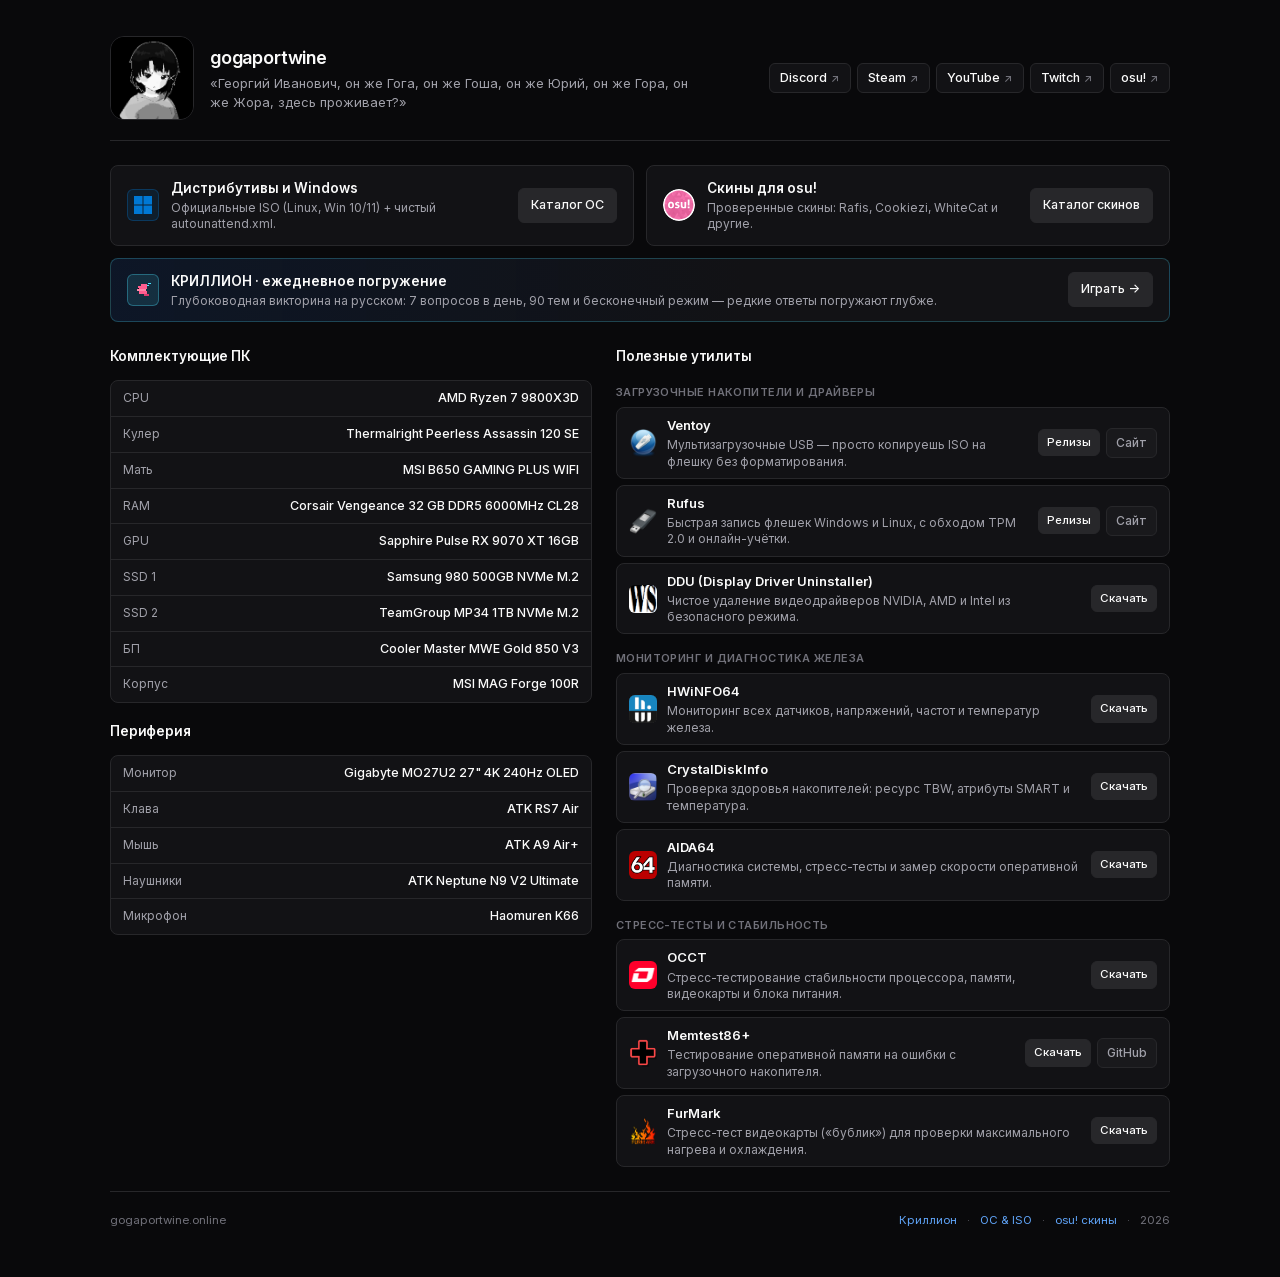
<file: index.html>
<!DOCTYPE html>
<html lang="ru">
<head>
<meta charset="UTF-8">
<meta name="viewport" content="width=device-width, initial-scale=1">
<title>gogaportwine</title>
<meta name="description" content="Личная страница gogaportwine — сетап, полезные утилиты для ПК, образы ОС (Windows, Linux, autounattend.xml) и скины для osu!.">

<!-- Open Graph -->
<meta property="og:type" content="website">
<meta property="og:url" content="https://gogaportwine.online/">
<meta property="og:title" content="gogaportwine">
<meta property="og:description" content="Сетап, полезные утилиты для ПК, образы ОС (Windows, Linux, autounattend.xml) и скины для osu!.">
<meta property="og:image" content="https://gogaportwine.online/avatar.jpg">
<meta name="theme-color" content="#09090b">

<!-- Favicon -->
<link rel="icon" type="image/svg+xml" href="favicon.svg">
<link rel="alternate icon" href="favicon.ico">

<!-- Shared Stylesheet -->
<link rel="stylesheet" href="style.css">

<style>
  body {
    padding: 36px 24px 48px;
  }

  .container {
    max-width: 1060px;
    gap: 24px;
  }

  /* Header & Top Bar */
  .top-bar {
    display: flex;
    justify-content: space-between;
    align-items: center;
    flex-wrap: wrap;
    gap: 16px;
    padding-bottom: 20px;
    border-bottom: 1px solid var(--border);
  }

  .header {
    display: flex;
    gap: 16px;
    align-items: center;
  }
  .avatar {
    width: 84px;
    height: 84px;
    border-radius: 14px;
    object-fit: cover;
    border: 1px solid var(--border);
    background: var(--card);
    flex-shrink: 0;
  }
  .header-content .quote {
    color: var(--fg-muted);
    font-size: 13px;
    margin-top: 3px;
    max-width: 480px;
  }

  /* Contacts */
  .contacts {
    display: flex;
    flex-wrap: wrap;
    gap: 6px;
  }
  .contact-link {
    display: inline-flex;
    align-items: center;
    gap: 4px;
    background: var(--card);
    border: 1px solid var(--border);
    color: var(--fg);
    padding: 5px 10px;
    border-radius: 6px;
    font-size: 12.5px;
    font-weight: 500;
    font-family: var(--font);
    transition: background 140ms var(--ease), border-color 140ms var(--ease), color 140ms var(--ease);
  }
  .contact-link:hover {
    background: var(--card-hover);
    border-color: var(--border-hover);
    color: #fff;
    text-decoration: none;
  }
  .contact-link .arr {
    color: var(--fg-dim);
    font-size: 11px;
  }

  /* Banners Grid */
  .banners-grid {
    display: grid;
    grid-template-columns: 1fr 1fr;
    gap: 12px;
  }
  @media (max-width: 760px) {
    .banners-grid {
      grid-template-columns: 1fr;
    }
  }

  /* Banner Cards */
  .osu-banner {
    display: flex;
    justify-content: space-between;
    align-items: center;
    gap: 16px;
    background: var(--card);
    border: 1px solid var(--border);
    border-radius: 8px;
    padding: 12px 16px;
    transition: border-color 140ms var(--ease), background 140ms var(--ease);
  }
  .osu-banner:hover {
    border-color: var(--border-hover);
  }
  .osu-banner-main {
    display: flex;
    align-items: center;
    gap: 12px;
    min-width: 0;
  }
  .osu-banner-icon {
    width: 32px;
    height: 32px;
    object-fit: contain;
    flex-shrink: 0;
    border-radius: 50%;
  }
  .osu-banner-text {
    min-width: 0;
    display: flex;
    flex-direction: column;
    gap: 2px;
  }
  .osu-banner-title {
    font-size: 13.5px;
    font-weight: 600;
    color: var(--fg);
  }
  .osu-banner-desc {
    font-size: 12px;
    color: var(--fg-muted);
    line-height: 1.35;
  }
  .osu-banner-btn {
    padding: 7px 12px;
    border-radius: 6px;
    flex-shrink: 0;
  }
  .krillion-banner {
    grid-column: 1 / -1;
    border-color: rgba(77, 227, 255, 0.24);
    background: linear-gradient(90deg, rgba(16, 29, 51, 0.7), var(--card) 60%);
  }
  .krillion-banner:hover {
    border-color: rgba(77, 227, 255, 0.48);
  }
  .krillion-badge {
    width: 32px;
    height: 32px;
    border-radius: 6px;
    background: rgba(77, 227, 255, 0.12);
    border: 1px solid rgba(77, 227, 255, 0.32);
    display: grid;
    place-items: center;
    flex-shrink: 0;
  }

  /* 2-Column Main Grid */
  .main-grid {
    display: grid;
    grid-template-columns: 1fr 1.15fr;
    gap: 24px;
    align-items: start;
  }

  @media (max-width: 860px) {
    .main-grid {
      grid-template-columns: 1fr;
      gap: 20px;
    }
  }
  @media (max-width: 520px) {
    body {
      padding: 24px 16px 36px;
    }
    .top-bar {
      flex-direction: column;
      align-items: flex-start;
      gap: 14px;
    }
    .osu-banner {
      flex-direction: column;
      align-items: flex-start;
      gap: 12px;
    }
    .osu-banner-btn {
      width: 100%;
      justify-content: center;
    }
    .tool-card {
      flex-direction: column;
      align-items: stretch;
      gap: 10px;
    }
    .tool-actions {
      align-self: flex-start;
    }
  }

  /* Columns */
  .col {
    display: flex;
    flex-direction: column;
    gap: 12px;
  }
  .col-header {
    font-size: 13.5px;
    font-weight: 600;
    color: var(--fg);
    letter-spacing: -0.01em;
    padding-bottom: 2px;
    display: flex;
    justify-content: space-between;
    align-items: center;
  }

  /* Specs Table (Column 1) */
  .specs-table {
    border: 1px solid var(--border);
    border-radius: 8px;
    background: var(--card);
    overflow: hidden;
  }
  .spec-item {
    display: flex;
    justify-content: space-between;
    gap: 12px;
    padding: 8px 12px;
    font-size: 12.5px;
    border-bottom: 1px solid var(--border);
  }
  .spec-item:last-child {
    border-bottom: none;
  }
  .spec-label {
    color: var(--fg-muted);
    font-family: var(--font);
    font-size: 12px;
    flex-shrink: 0;
  }
  .spec-value {
    color: var(--fg);
    font-weight: 500;
    text-align: right;
    word-break: break-word;
  }

  /* Utilities (Column 2) */
  .group {
    display: flex;
    flex-direction: column;
    gap: 6px;
  }
  .group-title {
    font-size: 11px;
    font-weight: 600;
    color: var(--fg-dim);
    text-transform: uppercase;
    letter-spacing: 0.04em;
    margin-top: 4px;
  }
  .tools-list {
    display: flex;
    flex-direction: column;
    gap: 6px;
  }
  .tool-card {
    display: flex;
    align-items: center;
    justify-content: space-between;
    gap: 12px;
    background: var(--card);
    border: 1px solid var(--border);
    border-radius: 8px;
    padding: 8px 12px;
    transition: background 140ms var(--ease), border-color 140ms var(--ease), color 140ms var(--ease);
  }
  .tool-card:hover {
    background: var(--card-hover);
    border-color: var(--border-hover);
  }
  .tool-main {
    display: flex;
    align-items: center;
    gap: 10px;
    min-width: 0;
    flex: 1;
  }
  .tool-icon {
    width: 28px;
    height: 28px;
    object-fit: contain;
    flex-shrink: 0;
    border-radius: 6px;
  }
  .tool-body {
    min-width: 0;
    display: flex;
    flex-direction: column;
    gap: 2px;
  }
  .tool-title {
    font-size: 13px;
    font-weight: 600;
    color: var(--fg);
  }
  .tool-desc {
    font-size: 12px;
    color: var(--fg-muted);
    line-height: 1.35;
  }
  .tool-actions {
    display: flex;
    gap: 6px;
    align-items: center;
    flex-shrink: 0;
  }
  .tool-actions .btn {
    font-size: 11.5px;
    padding: 4px 8px;
  }

  /* Footer */
  footer {
    padding-top: 20px;
    display: flex;
    justify-content: space-between;
    font-size: 11.5px;
  }
</style>
</head>
<body>

<div class="container">
  <!-- Top Bar: Profile & Contacts -->
  <div class="top-bar">
    <div class="header">
      <img class="avatar" src="avatar.jpg" alt="gogaportwine" width="84" height="84" onerror="this.outerHTML='<div class=\'avatar\' style=\'display:grid;place-items:center;font-weight:600;\'>G</div>'">
      <div class="header-content">
        <h1>gogaportwine</h1>
        <p class="quote">«Георгий Иванович, он же Гога, он же Гоша, он же Юрий, он же Гора, он же Жора, здесь проживает?»</p>
      </div>
    </div>

    <!-- Contacts (No Telegram) -->
    <nav class="contacts">
      <a class="contact-link" href="https://discord.com/users/445629054708613141" target="_blank" rel="noopener">
        Discord <span class="arr">↗</span>
      </a>
      <a class="contact-link" href="https://steamcommunity.com/id/malloyt" target="_blank" rel="noopener">
        Steam <span class="arr">↗</span>
      </a>
      <a class="contact-link" href="https://youtube.com/@gogaportwine" target="_blank" rel="noopener">
        YouTube <span class="arr">↗</span>
      </a>
      <a class="contact-link" href="https://twitch.tv/gogaportwine" target="_blank" rel="noopener">
        Twitch <span class="arr">↗</span>
      </a>
      <a class="contact-link" href="https://osu.ppy.sh/users/14331939" target="_blank" rel="noopener">
        osu! <span class="arr">↗</span>
      </a>
    </nav>
  </div>

  <!-- Banners: OS & osu! -->
  <div class="banners-grid">
    <aside class="osu-banner">
      <div class="osu-banner-main">
        <div style="width: 32px; height: 32px; border-radius: 6px; background: rgba(0, 120, 212, 0.12); border: 1px solid rgba(0, 120, 212, 0.3); display: grid; place-items: center; flex-shrink: 0;">
          <svg width="18" height="18" viewBox="0 0 24 24" fill="#0078d4">
            <path d="M0,0H11.377V11.372H0ZM12.623,0H24V11.372H12.623ZM0,12.623H11.377V24H0Zm12.623,0H24V24H12.623"/>
          </svg>
        </div>
        <div class="osu-banner-text">
          <div class="osu-banner-title">Дистрибутивы и Windows</div>
          <div class="osu-banner-desc">
            Официальные ISO (Linux, Win 10/11) + чистый autounattend.xml.
          </div>
        </div>
      </div>
      <a class="btn osu-banner-btn" href="os/">
        Каталог ОС
      </a>
    </aside>

    <aside class="osu-banner">
      <div class="osu-banner-main">
        <img src="icons/osu.svg" class="osu-banner-icon" alt="osu!" width="32" height="32" loading="lazy">
        <div class="osu-banner-text">
          <div class="osu-banner-title">Скины для osu!</div>
          <div class="osu-banner-desc">
            Проверенные скины: Rafis, Cookiezi, WhiteCat и другие.
          </div>
        </div>
      </div>
      <a class="btn osu-banner-btn" href="skins/">
        Каталог скинов
      </a>
    </aside>

    <aside class="osu-banner krillion-banner">
      <div class="osu-banner-main">
        <div class="krillion-badge" aria-hidden="true">
          <svg width="20" height="20" viewBox="0 0 16 16" shape-rendering="crispEdges">
            <rect x="6" y="3" width="5" height="2" fill="#ff5d8f"/>
            <rect x="4" y="5" width="7" height="2" fill="#ff5d8f"/>
            <rect x="3" y="7" width="7" height="2" fill="#ff85a8"/>
            <rect x="5" y="9" width="6" height="2" fill="#ff5d8f"/>
            <rect x="9" y="11" width="4" height="2" fill="#d9386b"/>
            <rect x="4" y="6" width="1" height="1" fill="#09090b"/>
            <rect x="11" y="4" width="2" height="1" fill="#4de3ff"/>
            <rect x="12" y="2" width="2" height="1" fill="#4de3ff"/>
          </svg>
        </div>
        <div class="osu-banner-text">
          <div class="osu-banner-title">КРИЛЛИОН · ежедневное погружение</div>
          <div class="osu-banner-desc">
            Глубоководная викторина на русском: 7 вопросов в день, 90 тем и бесконечный режим — редкие ответы погружают глубже.
          </div>
        </div>
      </div>
      <a class="btn osu-banner-btn" href="krillion/">
        Играть →
      </a>
    </aside>
  </div>

  <!-- 2-Column Main Content -->
  <main class="main-grid">
    
    <!-- COLUMN 1: Комплектующие ПК и Периферия -->
    <section class="col">
      <h2 class="col-header">Комплектующие ПК</h2>
      <div class="specs-table">
        <div class="spec-item">
          <span class="spec-label">CPU</span>
          <span class="spec-value">AMD Ryzen 7 9800X3D</span>
        </div>
        <div class="spec-item">
          <span class="spec-label">Кулер</span>
          <span class="spec-value">Thermalright Peerless Assassin 120 SE</span>
        </div>
        <div class="spec-item">
          <span class="spec-label">Мать</span>
          <span class="spec-value">MSI B650 GAMING PLUS WIFI</span>
        </div>
        <div class="spec-item">
          <span class="spec-label">RAM</span>
          <span class="spec-value">Corsair Vengeance 32 GB DDR5 6000MHz CL28</span>
        </div>
        <div class="spec-item">
          <span class="spec-label">GPU</span>
          <span class="spec-value">Sapphire Pulse RX 9070 XT 16GB</span>
        </div>
        <div class="spec-item">
          <span class="spec-label">SSD 1</span>
          <span class="spec-value">Samsung 980 500GB NVMe M.2</span>
        </div>
        <div class="spec-item">
          <span class="spec-label">SSD 2</span>
          <span class="spec-value">TeamGroup MP34 1TB NVMe M.2</span>
        </div>
        <div class="spec-item">
          <span class="spec-label">БП</span>
          <span class="spec-value">Cooler Master MWE Gold 850 V3</span>
        </div>
        <div class="spec-item">
          <span class="spec-label">Корпус</span>
          <span class="spec-value">MSI MAG Forge 100R</span>
        </div>
      </div>

      <h2 class="col-header" style="margin-top: 6px;">Периферия</h2>
      <div class="specs-table">
        <div class="spec-item">
          <span class="spec-label">Монитор</span>
          <span class="spec-value">Gigabyte MO27U2 27" 4K 240Hz OLED</span>
        </div>
        <div class="spec-item">
          <span class="spec-label">Клава</span>
          <span class="spec-value">ATK RS7 Air</span>
        </div>
        <div class="spec-item">
          <span class="spec-label">Мышь</span>
          <span class="spec-value">ATK A9 Air+</span>
        </div>
        <div class="spec-item">
          <span class="spec-label">Наушники</span>
          <span class="spec-value">ATK Neptune N9 V2 Ultimate</span>
        </div>
        <div class="spec-item">
          <span class="spec-label">Микрофон</span>
          <span class="spec-value">Haomuren K66</span>
        </div>
      </div>
    </section>

    <!-- COLUMN 2: Полезные утилиты -->
    <section class="col">
      <h2 class="col-header">Полезные утилиты</h2>
      
      <!-- Загрузка и ОС -->
      <div class="group">
        <div class="group-title">Загрузочные накопители и драйверы</div>
        <div class="tools-list">
          <div class="tool-card">
            <div class="tool-main">
              <img src="icons/ventoy.png" class="tool-icon" alt="Ventoy" width="28" height="28" loading="lazy">
              <div class="tool-body">
                <div class="tool-title">Ventoy</div>
                <div class="tool-desc">Мультизагрузочные USB — просто копируешь ISO на флешку без форматирования.</div>
              </div>
            </div>
            <div class="tool-actions">
              <a class="btn" href="https://github.com/ventoy/Ventoy/releases/latest" target="_blank" rel="noopener">Релизы</a>
              <a class="btn-subtle" href="https://www.ventoy.net/" target="_blank" rel="noopener">Сайт</a>
            </div>
          </div>

          <div class="tool-card">
            <div class="tool-main">
              <img src="icons/rufus.png" class="tool-icon" alt="Rufus" width="28" height="28" loading="lazy">
              <div class="tool-body">
                <div class="tool-title">Rufus</div>
                <div class="tool-desc">Быстрая запись флешек Windows и Linux, с обходом TPM 2.0 и онлайн-учётки.</div>
              </div>
            </div>
            <div class="tool-actions">
              <a class="btn" href="https://github.com/pbatard/rufus/releases/latest" target="_blank" rel="noopener">Релизы</a>
              <a class="btn-subtle" href="https://rufus.ie/" target="_blank" rel="noopener">Сайт</a>
            </div>
          </div>

          <div class="tool-card">
            <div class="tool-main">
              <img src="icons/ddu.png" class="tool-icon" alt="DDU" width="28" height="28" loading="lazy">
              <div class="tool-body">
                <div class="tool-title">DDU (Display Driver Uninstaller)</div>
                <div class="tool-desc">Чистое удаление видеодрайверов NVIDIA, AMD и Intel из безопасного режима.</div>
              </div>
            </div>
            <div class="tool-actions">
              <a class="btn" href="https://www.wagnardsoft.com/display-driver-uninstaller-ddu-" target="_blank" rel="noopener">Скачать</a>
            </div>
          </div>
        </div>
      </div>

      <!-- Мониторинг и диагностика -->
      <div class="group">
        <div class="group-title">Мониторинг и диагностика железа</div>
        <div class="tools-list">
          <div class="tool-card">
            <div class="tool-main">
              <img src="icons/hwinfo.png" class="tool-icon" alt="HWiNFO64" width="28" height="28" loading="lazy">
              <div class="tool-body">
                <div class="tool-title">HWiNFO64</div>
                <div class="tool-desc">Мониторинг всех датчиков, напряжений, частот и температур железа.</div>
              </div>
            </div>
            <div class="tool-actions">
              <a class="btn" href="https://www.hwinfo.com/download/" target="_blank" rel="noopener">Скачать</a>
            </div>
          </div>

          <div class="tool-card">
            <div class="tool-main">
              <img src="icons/crystaldiskinfo.png" class="tool-icon" alt="CrystalDiskInfo" width="28" height="28" loading="lazy">
              <div class="tool-body">
                <div class="tool-title">CrystalDiskInfo</div>
                <div class="tool-desc">Проверка здоровья накопителей: ресурс TBW, атрибуты SMART и температура.</div>
              </div>
            </div>
            <div class="tool-actions">
              <a class="btn" href="https://crystalmark.info/en/software/crystaldiskinfo/" target="_blank" rel="noopener">Скачать</a>
            </div>
          </div>

          <div class="tool-card">
            <div class="tool-main">
              <img src="icons/aida64.png" class="tool-icon" alt="AIDA64" width="28" height="28" loading="lazy">
              <div class="tool-body">
                <div class="tool-title">AIDA64</div>
                <div class="tool-desc">Диагностика системы, стресс-тесты и замер скорости оперативной памяти.</div>
              </div>
            </div>
            <div class="tool-actions">
              <a class="btn" href="https://www.aida64.com/downloads" target="_blank" rel="noopener">Скачать</a>
            </div>
          </div>
        </div>
      </div>

      <!-- Стресс-тесты -->
      <div class="group">
        <div class="group-title">Стресс-тесты и стабильность</div>
        <div class="tools-list">
          <div class="tool-card">
            <div class="tool-main">
              <img src="icons/occt.png" class="tool-icon" alt="OCCT" width="28" height="28" loading="lazy">
              <div class="tool-body">
                <div class="tool-title">OCCT</div>
                <div class="tool-desc">Стресс-тестирование стабильности процессора, памяти, видеокарты и блока питания.</div>
              </div>
            </div>
            <div class="tool-actions">
              <a class="btn" href="https://www.ocbase.com/download" target="_blank" rel="noopener">Скачать</a>
            </div>
          </div>

          <div class="tool-card">
            <div class="tool-main">
              <img src="icons/memtest86.png" class="tool-icon" alt="Memtest86+" width="28" height="28" loading="lazy">
              <div class="tool-body">
                <div class="tool-title">Memtest86+</div>
                <div class="tool-desc">Тестирование оперативной памяти на ошибки с загрузочного накопителя.</div>
              </div>
            </div>
            <div class="tool-actions">
              <a class="btn" href="https://memtest.org/" target="_blank" rel="noopener">Скачать</a>
              <a class="btn-subtle" href="https://github.com/memtest86plus/memtest86plus" target="_blank" rel="noopener">GitHub</a>
            </div>
          </div>

          <div class="tool-card">
            <div class="tool-main">
              <img src="icons/furmark.png" class="tool-icon" alt="FurMark" width="28" height="28" loading="lazy">
              <div class="tool-body">
                <div class="tool-title">FurMark</div>
                <div class="tool-desc">Стресс-тест видеокарты («бублик») для проверки максимального нагрева и охлаждения.</div>
              </div>
            </div>
            <div class="tool-actions">
              <a class="btn" href="https://geeks3d.com/furmark/" target="_blank" rel="noopener">Скачать</a>
            </div>
          </div>
        </div>
      </div>
    </section>

  </main>

  <!-- Footer -->
  <footer>
    <span>gogaportwine.online</span>
    <span style="display: flex; gap: 10px;">
      <a href="krillion/">Криллион</a>
      <span>·</span>
      <a href="os/">ОС &amp; ISO</a>
      <span>·</span>
      <a href="skins/">osu! скины</a>
      <span>·</span>
      <span>2026</span>
    </span>
  </footer>
</div>

</body>
</html>
</file>
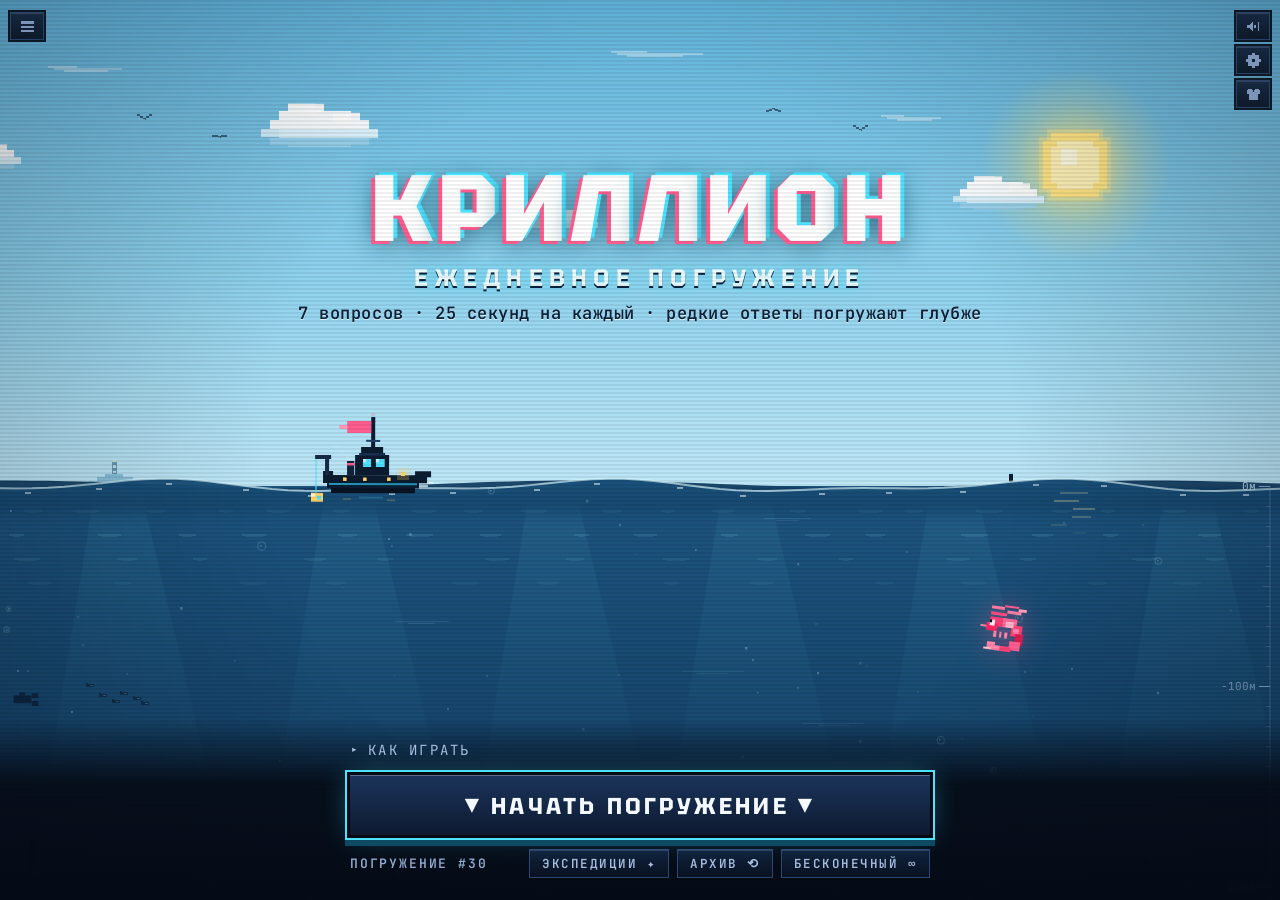
<file: krillion/index.html>
<!DOCTYPE html>
<html lang="ru">
<head>
  <meta charset="UTF-8">
  <meta name="viewport" content="width=device-width, initial-scale=1, viewport-fit=cover, interactive-widget=resizes-content">
  <title>КРИЛЛИОН · ежедневное погружение</title>
  <meta name="description" content="Семь вопросов в день, одинаковых для всех. Редкие ответы погружают вас глубже. Очевидные почти не приносят очков. Один на криллион.">
  <meta name="theme-color" content="#050a14">
  <link rel="icon" type="image/svg+xml" href="../favicon.svg">
  <link rel="stylesheet" href="style.css?v=20261120b">
</head>
<body>
  <div id="app" class="ds-root" data-world="ocean" data-phase="intro">
    <div class="ds-stage-wrap">
      <div id="stage" class="ds-stage">
        <canvas id="sea-canvas" class="ds-sea"></canvas>

        <div id="world" class="ds-world">
          <!-- Surface Hero -->
          <div id="surface" class="ds-surface">
            <div id="hero-title" class="ds-title"></div>
            <div id="hero-tagline" class="ds-tagline">ЕЖЕДНЕВНОЕ ПОГРУЖЕНИЕ</div>
            <div id="hero-subline" class="ds-subline">7 вопросов · 25 секунд на каждый · редкие ответы погружают глубже</div>
            <div id="surface-note" class="ds-surface-note" hidden></div>
          </div>

          <!-- Ambient markers, tier lines, answer chip, landed banner rendered here -->
          <div id="world-markers"></div>
          <div id="round-layer"></div>

          <!-- Trench Floor -->
          <div id="floor" class="ds-floor" aria-hidden="true"></div>
        </div>

        <canvas id="fore-canvas" class="ds-fore"></canvas>

        <div id="dim-overlay" class="ds-dim"></div>
        <div id="vignette" class="ds-vignette" style="opacity: 0.25;"></div>
        <div id="edge-glow" class="ds-edge"></div>

        <!-- Top HUD -->
        <div id="hud" class="ds-hud">
          <div class="ds-pod ds-px">
            <div class="label">ГЛУБИНА</div>
            <div id="hud-depth" class="ds-depth-num">0м</div>
          </div>

          <div class="ds-hud-mid">
            <div id="hud-dots" class="ds-dots"></div>
            <div id="hud-count" class="ds-prompt-count">ВОПРОС 1 ИЗ 7</div>
            <button id="endless-surface-btn" type="button" class="ds-endless-surface-btn" hidden>ВСПЛЫТЬ ▲</button>
          </div>

          <div id="score-pod" class="ds-pod ds-px ds-score-pod">
            <div class="label">ОЧКИ</div>
            <div id="hud-score" class="ds-score-num">0</div>
          </div>
        </div>

        <!-- Active Prompt Card -->
        <div id="prompt-card" class="ds-card ds-px" hidden>
          <div id="card-round" class="rnd">ВОПРОС 1 ИЗ 7</div>
          <div id="card-prompt" class="prompt"></div>
          <div class="hint">▼ РЕДКИЕ ОТВЕТЫ ПОГРУЖАЮТ ГЛУБЖЕ ▼</div>
        </div>

        <!-- Interactive Mascot -->
        <div id="mascot" class="ds-mascot" title="твой спутник" role="button" tabindex="0" aria-label="Спутник погружения">
          <span class="ds-mascot-sprite">
            <img id="mascot-img" src="" alt="крилль" draggable="false">
          </span>
        </div>

        <!-- CRT Scanline overlay -->
        <div id="crt" class="ds-crt"></div>
      </div>
    </div>

    <!-- Global Chrome Controls -->
    <button id="menu-btn" class="ds-menu-btn" type="button" aria-label="Открыть меню" aria-haspopup="dialog">
      <svg viewBox="0 0 20 20" fill="currentColor" shape-rendering="crispEdges" aria-hidden="true">
        <path d="M2 4h16v2.5H2zm0 5h16v2.5H2zm0 5h16v2.5H2z"></path>
      </svg>
    </button>

    <button id="mute-btn" class="ds-mute" type="button" aria-label="Выключить звук" aria-pressed="false">
      <svg id="mute-icon-on" viewBox="0 0 20 16" shape-rendering="crispEdges" fill="currentColor" aria-hidden="true">
        <path d="M2 6h3l4-4v12l-4-4H2z"></path>
        <rect x="11" y="6" width="2" height="4"></rect>
        <rect x="15" y="3" width="2" height="10"></rect>
      </svg>
      <svg id="mute-icon-off" viewBox="0 0 20 16" shape-rendering="crispEdges" fill="currentColor" aria-hidden="true" hidden>
        <path d="M2 6h3l4-4v12l-4-4H2z"></path>
        <path d="M12 5h2v2h2V5h2v2h-2v2h2v2h-2V9h-2v2h-2V9h2V7h-2z"></path>
      </svg>
    </button>

    <button id="settings-btn" class="ds-settings-btn" type="button" aria-label="Открыть настройки" aria-haspopup="dialog">
      <svg viewBox="0 0 20 20" shape-rendering="crispEdges" fill="currentColor" aria-hidden="true">
        <path fill-rule="evenodd" d="M6 4H14V6H16V14H14V16H6V14H4V6H6Z M8 1H12V4H8Z M8 16H12V19H8Z M1 8H4V12H1Z M16 8H19V12H16Z M3 3H6V6H3Z M14 3H17V6H14Z M3 14H6V17H3Z M14 14H17V17H14Z M8 8H12V12H8Z"></path>
      </svg>
    </button>

    <button id="wardrobe-btn" class="ds-wardrobe-btn" type="button" aria-label="Открыть гардероб" aria-haspopup="dialog">
      <svg viewBox="0 0 20 20" shape-rendering="crispEdges" fill="currentColor" aria-hidden="true">
        <path fill-rule="evenodd" d="M4 3H8V5H4Z M12 3H16V5H12Z M2 5H18V9H2Z M5 9H15V17H5Z M9 5H11V7H9Z"></path>
      </svg>
    </button>

    <!-- Intro Controls -->
    <div id="intro-bar" class="ds-intro">
      <div class="ds-intro-inner">
        <details class="ds-howto">
          <summary><span class="ds-howto-arrow">▸</span> КАК ИГРАТЬ</summary>
          <ul>
            <li>7 вопросов в день — одинаковых для всех.</li>
            <li>25 секунд, чтобы назвать один вариант.</li>
            <li>редкие ответы приносят много очков. очевидные остаются на поверхности.</li>
            <li>кажется, что придумали хитрость? «косяк» тоже так подумал.</li>
            <li>каждое очко погружает на 10 метров. 700 очков — дно впадины.</li>
            <li>одно ежедневное погружение в день. без вторых попыток.</li>
          </ul>
        </details>

        <button id="begin-btn" type="button" class="ds-begin-btn">▼ НАЧАТЬ ПОГРУЖЕНИЕ ▼</button>

        <div id="intro-meta" class="ds-intro-meta">
          <span id="intro-dive-num" class="ds-intro-divenum">ПОГРУЖЕНИЕ #125</span>
          <div class="ds-intro-links">
            <button type="button" data-action="expeditions">ЭКСПЕДИЦИИ ✦</button>
            <button type="button" data-action="archive">АРХИВ ⟲</button>
            <button type="button" data-action="endless" id="meta-endless-btn">БЕСКОНЕЧНЫЙ ∞</button>
            <button type="button" data-action="daily" id="meta-daily-btn" hidden>ПОГРУЖЕНИЕ ДНЯ</button>
          </div>
        </div>
      </div>
    </div>

    <!-- Preview Pill -->
    <div id="preview-pill" class="ds-preview-pill ds-px-sm">
      погружаемся · таймер через <b id="preview-sec">3</b>
    </div>

    <!-- Correction Preview & Rejection Toast -->
    <div id="correction-box" class="ds-correction" role="status" aria-live="polite" hidden></div>
    <div id="reject-box" class="ds-reject" role="status" aria-live="polite" hidden></div>

    <!-- Answering Input Dock -->
    <form id="answer-form" class="ds-dock" autocomplete="off">
      <div class="ds-dock-inner">
        <div class="ds-sonar-wrap">
          <div class="ds-sonar-scope">
            <div class="ds-sweep"></div>
          </div>
          <div id="timer-digits" class="ds-time-digits">25</div>
        </div>

        <div class="ds-input-col">
          <input
            id="answer-input"
            class="ds-input"
            type="text"
            placeholder="введите ответ…"
            autocomplete="off"
            autocorrect="off"
            autocapitalize="off"
            spellcheck="false"
            enterkeyhint="send"
            maxlength="120"
            aria-label="Ваш ответ"
          >
          <div class="ds-fuse">
            <div id="fuse-fill" class="ds-fuse-fill"></div>
          </div>
        </div>

        <button id="dive-btn" class="ds-dive-btn ds-px-sm" type="submit">НЫРНУТЬ</button>
      </div>
    </form>

    <!-- Next / Surface Bar -->
    <div id="next-wrap" class="ds-next-wrap">
      <button id="next-btn" type="button" class="ds-next-btn">ПОГРУЖАТЬСЯ ▼</button>
      <button id="next-surface-btn" type="button" class="ds-next-btn surface-alt" hidden>ВСПЛЫТЬ ▲</button>
    </div>

    <!-- Done Summary Screen -->
    <div id="done-screen" class="ds-done" role="region" aria-label="Результаты погружения">
      <div id="done-inner" class="ds-done-inner"></div>
    </div>

    <!-- Centered 2-Col SiteMenu Modal -->
    <div id="menu-backdrop" class="ds-modal-backdrop" role="presentation" hidden>
      <div class="ds-dialog ds-menu-dialog" role="dialog" aria-modal="true" aria-labelledby="menu-title">
        <div class="ds-dialog-head">
          <div>
            <p class="ds-dialog-eyebrow">КРИЛЛИОН</p>
            <h2 id="menu-title" class="ds-dialog-title">Меню</h2>
          </div>
          <button type="button" class="ds-dialog-close" data-close-modal aria-label="Закрыть меню">X</button>
        </div>

        <p class="ds-menu-rule"><span>Режимы игры</span></p>
        <nav class="ds-menu-nav" aria-label="Режимы">
          <button type="button" class="ds-menu-tile" data-nav="daily">
            <span class="ds-menu-icon">▼</span>
            <span class="ds-menu-lbl">Ежедневное<br>погружение</span>
          </button>
          <button type="button" class="ds-menu-tile" data-nav="expeditions">
            <span class="ds-menu-icon">✦</span>
            <span class="ds-menu-lbl">Экспедиции<br>(16 тем)</span>
          </button>
          <button type="button" class="ds-menu-tile" data-nav="endless">
            <span class="ds-menu-icon">∞</span>
            <span class="ds-menu-lbl">Бесконечный<br>режим</span>
          </button>
          <button type="button" class="ds-menu-tile" data-nav="archive">
            <span class="ds-menu-icon">⟲</span>
            <span class="ds-menu-lbl">Архив<br>погружений</span>
          </button>
        </nav>

        <p class="ds-menu-rule"><span>Корабль</span></p>
        <nav class="ds-menu-nav" aria-label="Дополнительно">
          <button type="button" class="ds-menu-tile" data-nav="wardrobe">
            <span class="ds-menu-icon">◈</span>
            <span class="ds-menu-lbl">Гардероб<br>спутников</span>
          </button>
          <button type="button" class="ds-menu-tile" data-nav="settings">
            <span class="ds-menu-icon">⚙</span>
            <span class="ds-menu-lbl">Настройки</span>
          </button>
          <button type="button" class="ds-menu-tile" data-nav="faq">
            <span class="ds-menu-icon">?</span>
            <span class="ds-menu-lbl">Правила<br>и FAQ</span>
          </button>
          <a class="ds-menu-tile" href="../">
            <span class="ds-menu-icon">↗</span>
            <span class="ds-menu-lbl">На главную<br>gogaportwine</span>
          </a>
        </nav>
      </div>
    </div>

    <!-- Settings Modal -->
    <div id="settings-backdrop" class="ds-modal-backdrop" role="presentation" hidden>
      <div class="ds-dialog" role="dialog" aria-modal="true" aria-labelledby="settings-title">
        <div class="ds-dialog-head">
          <div>
            <p class="ds-dialog-eyebrow">КРИЛЛИОН</p>
            <h2 id="settings-title" class="ds-dialog-title">Настройки</h2>
          </div>
          <button type="button" class="ds-dialog-close" data-close-modal aria-label="Закрыть настройки">X</button>
        </div>

        <button type="button" class="ds-back-link" data-nav="menu">← НАЗАД В МЕНЮ</button>

        <div class="ds-settings-list">
          <label class="ds-toggle-row">
            <div>
              <div class="ds-toggle-title">Режим энергосбережения</div>
              <div class="ds-toggle-desc">Упрощённая графика и меньше фоновых анимаций.</div>
            </div>
            <input id="opt-lowpower" type="checkbox">
            <span class="ds-switch"></span>
          </label>

          <label class="ds-toggle-row">
            <div>
              <div class="ds-toggle-title">Режим для дальтоников</div>
              <div class="ds-toggle-desc">Повышенный контраст текста и чёткое разделение цветов редкости.</div>
            </div>
            <input id="opt-colorblind" type="checkbox">
            <span class="ds-switch"></span>
          </label>

          <label class="ds-toggle-row">
            <div>
              <div class="ds-toggle-title">Исправление опечаток</div>
              <div class="ds-toggle-desc">Показывать подсказку исправленного ответа перед зачётом.</div>
            </div>
            <input id="opt-corrections" type="checkbox" checked>
            <span class="ds-switch"></span>
          </label>

          <label class="ds-toggle-row">
            <div>
              <div class="ds-toggle-title">Очищать непринятые ответы</div>
              <div class="ds-toggle-desc">Стирать текст в поле после неудачной попытки.</div>
            </div>
            <input id="opt-clear-rejected" type="checkbox">
            <span class="ds-switch"></span>
          </label>

          <label class="ds-toggle-row">
            <div>
              <div class="ds-toggle-title">Ссылка при копировании</div>
              <div class="ds-toggle-desc">Добавлять ссылку на игру в скопированный результат.</div>
            </div>
            <input id="opt-share-link" type="checkbox" checked>
            <span class="ds-switch"></span>
          </label>
        </div>

        <p class="ds-menu-rule"><span>Разделы и справка</span></p>
        <div class="ds-settings-links">
          <button type="button" class="ds-settings-btn-wide" data-nav="wardrobe">ГАРДЕРОБ СПУТНИКОВ →</button>
          <button type="button" class="ds-settings-btn-wide" data-nav="faq">ВОПРОСЫ И ОТВЕТЫ →</button>
        </div>
      </div>
    </div>

    <!-- Wardrobe Modal -->
    <div id="wardrobe-backdrop" class="ds-modal-backdrop" role="presentation" hidden>
      <div class="ds-dialog" role="dialog" aria-modal="true" aria-labelledby="wardrobe-title">
        <div class="ds-dialog-head">
          <div>
            <p class="ds-dialog-eyebrow">СПУТНИК ПОГРУЖЕНИЯ</p>
            <h2 id="wardrobe-title" class="ds-dialog-title">Гардероб</h2>
          </div>
          <button type="button" class="ds-dialog-close" data-close-modal aria-label="Закрыть гардероб">X</button>
        </div>

        <label class="ds-toggle-row ds-toggle-boxed">
          <div>
            <div class="ds-toggle-title">Открыть всех спутников</div>
            <div class="ds-toggle-desc">Песочница: примерьте любого питомца без ожидания серии дней.</div>
          </div>
          <input id="opt-unlock-buddies" type="checkbox">
          <span class="ds-switch"></span>
        </label>

        <div id="wardrobe-grid" class="ds-wardrobe-grid" role="group" aria-label="Выбор спутника"></div>
      </div>
    </div>

    <!-- Archive Modal -->
    <div id="archive-backdrop" class="ds-modal-backdrop" role="presentation" hidden>
      <div class="ds-dialog" role="dialog" aria-modal="true" aria-labelledby="archive-title">
        <div class="ds-dialog-head">
          <div>
            <p class="ds-dialog-eyebrow">ОКЕАН ПРОДОЛЖАЕТСЯ</p>
            <h2 id="archive-title" class="ds-dialog-title">Архив погружений</h2>
          </div>
          <button type="button" class="ds-dialog-close" data-close-modal aria-label="Закрыть архив">X</button>
        </div>
        <p class="ds-modal-sub">
          Погружения за последние 14 дней доступны бесплатно и без рекламы. Выберите любой день, чтобы нырнуть:
        </p>
        <div id="archive-grid" class="ds-archive-grid"></div>
      </div>
    </div>

    <!-- Expeditions Modal -->
    <div id="expeditions-backdrop" class="ds-modal-backdrop" role="presentation" hidden>
      <div class="ds-dialog ds-expeditions-dialog" role="dialog" aria-modal="true" aria-labelledby="expeditions-title">
        <div class="ds-dialog-head">
          <div>
            <p class="ds-dialog-eyebrow">КАМПАНИЯ · 16 УРОВНЕЙ</p>
            <h2 id="expeditions-title" class="ds-dialog-title">Экспедиции</h2>
          </div>
          <button type="button" class="ds-dialog-close" data-close-modal aria-label="Закрыть экспедиции">X</button>
        </div>
        <p class="ds-modal-sub">
          Тематические наборы по 7 вопросов в свободном порядке. Проходите уровни, выбивайте золото (450+ очков) и открывайте редких спутников!
        </p>
        <div id="expeditions-summary" class="ds-exp-summary"></div>
        <div id="expeditions-grid" class="ds-exp-grid"></div>
      </div>
    </div>

    <!-- FAQ Modal -->
    <div id="faq-backdrop" class="ds-modal-backdrop" role="presentation" hidden>
      <div class="ds-dialog" role="dialog" aria-modal="true" aria-labelledby="faq-title">
        <div class="ds-dialog-head">
          <div>
            <p class="ds-dialog-eyebrow">СПРАВКА</p>
            <h2 id="faq-title" class="ds-dialog-title">Вопросы и ответы</h2>
          </div>
          <button type="button" class="ds-dialog-close" data-close-modal aria-label="Закрыть справку">X</button>
        </div>
        <div class="ds-faq-list">
          <div>
            <h3>Как работает подсчёт очков и глубины?</h3>
            <p>За каждый из 7 вопросов даётся от 0 до 100 очков в зависимости от редкости вашего ответа. Каждое очко погружает на 10 метров: 700 очков выводят вас на самое дно Марианской впадины (7 000 м).</p>
          </div>
          <div>
            <h3>Что такое «Слишком умно» (15 очков)?</h3>
            <p>Это «ловушка для умников» — ответ, который не кажется банальным, но на деле его вспоминают почти все, кто пытается выделиться. Например, «Авокадо» среди продуктов на букву О или «Утконос» среди необычных животных.</p>
          </div>
          <div>
            <h3>Что такое «Экспедиции»?</h3>
            <p>Это кампания из 16 тематических уровней (по 7 вопросов в каждом). В отличие от ежедневного микса, каждый уровень посвящён одной большой теме. За 5 уровней, все 16 уровней и все 16 уровней на золото (450+ очков) открываются уникальные спутники в Гардеробе.</p>
          </div>
          <div>
            <h3>Как работает автоисправление и ввод?</h3>
            <p>Вы можете вводить ответы как на русском, так и на английском (особенно для игр, брендов, аниме и покемонов). Небольшие опечатки автоматически распознаются. В бесконечном режиме все 235 тем идут по очереди без повторений.</p>
          </div>
        </div>
      </div>
    </div>
  </div>

  <script src="data.js?v=20261120d"></script>
  <script src="app.js?v=20261120c"></script>
</body>
</html>
</file>
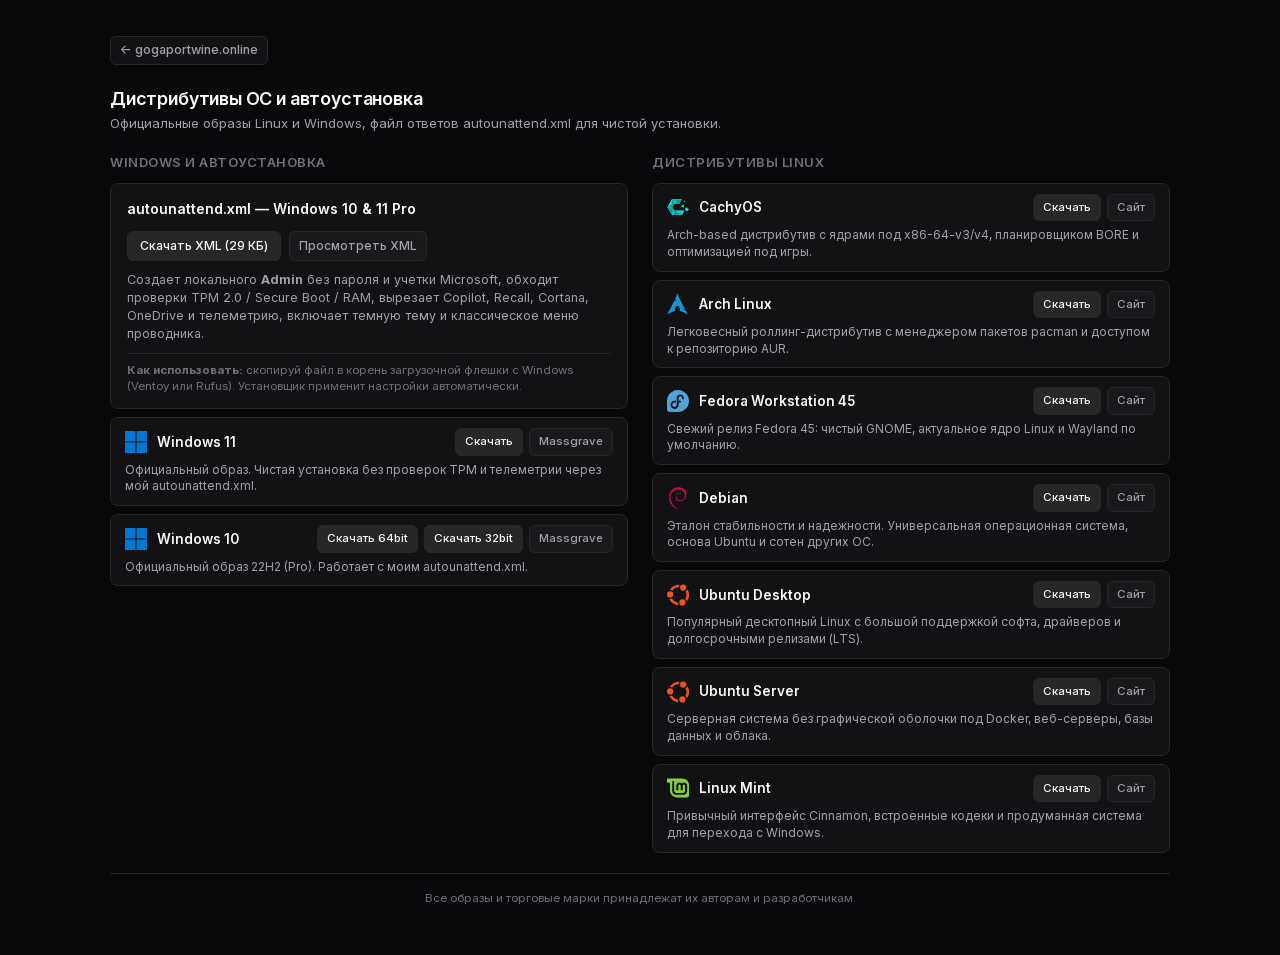
<file: os/index.html>
<!DOCTYPE html>
<html lang="ru">
<head>
<meta charset="UTF-8">
<meta name="viewport" content="width=device-width, initial-scale=1">
<title>Дистрибутивы ОС и автоустановка — gogaportwine</title>
<meta name="description" content="Официальные образы Linux и Windows (10/11), мой autounattend.xml для чистой установки.">

<!-- Open Graph -->
<meta property="og:type" content="website">
<meta property="og:url" content="https://gogaportwine.online/os/">
<meta property="og:title" content="Дистрибутивы ОС и автоустановка — gogaportwine">
<meta property="og:description" content="Официальные ISO образы Linux и Windows, мой autounattend.xml.">
<meta property="og:image" content="https://gogaportwine.online/avatar.jpg">
<meta name="theme-color" content="#09090b">

<!-- Favicon -->
<link rel="icon" type="image/svg+xml" href="../favicon.svg">
<link rel="alternate icon" href="../favicon.ico">

<!-- Shared Stylesheet -->
<link rel="stylesheet" href="../style.css">

<style>
  body {
    padding: 36px 24px 48px;
  }

  .container {
    max-width: 1060px;
    gap: 20px;
  }

  /* 2-Column OS Grid */
  .os-grid {
    display: grid;
    grid-template-columns: 1fr 1fr;
    gap: 24px;
    align-items: start;
  }

  .col {
    display: flex;
    flex-direction: column;
    gap: 8px;
  }

  /* Section Title */
  .section-title {
    font-size: 13px;
    font-weight: 600;
    color: var(--fg-dim);
    text-transform: uppercase;
    letter-spacing: 0.04em;
    margin-bottom: 2px;
  }

  /* autounattend.xml Hero */
  .xml-card {
    background: var(--card);
    border: 1px solid var(--border);
    border-radius: 8px;
    padding: 14px 16px;
    display: flex;
    flex-direction: column;
    gap: 10px;
  }
  .xml-top {
    display: flex;
    justify-content: space-between;
    align-items: center;
    gap: 12px;
    flex-wrap: wrap;
  }
  .xml-title {
    font-size: 14px;
    font-weight: 600;
    color: var(--fg);
  }
  .xml-desc {
    font-size: 12.5px;
    color: var(--fg-muted);
    line-height: 1.45;
  }
  .xml-tip {
    font-size: 11.5px;
    color: var(--fg-dim);
    line-height: 1.4;
    padding-top: 8px;
    border-top: 1px solid var(--border);
  }
  .xml-tip code {
    font-family: var(--font-mono);
    color: var(--fg-muted);
  }
  .xml-actions {
    display: flex;
    gap: 8px;
    align-items: center;
    flex-wrap: wrap;
  }
  .xml-actions .btn {
    padding: 5px 12px;
    border-radius: 6px;
    font-size: 12px;
  }

  /* Distros List */
  .distro-list {
    display: flex;
    flex-direction: column;
    gap: 8px;
  }
  .distro-card {
    display: flex;
    flex-direction: column;
    gap: 6px;
    background: var(--card);
    border: 1px solid var(--border);
    border-radius: 8px;
    padding: 10px 14px;
    transition: background 140ms var(--ease), border-color 140ms var(--ease);
  }
  .distro-card:hover {
    background: var(--card-hover);
    border-color: var(--border-hover);
  }
  .distro-top {
    display: flex;
    align-items: center;
    justify-content: space-between;
    gap: 8px;
    flex-wrap: wrap;
  }
  .distro-header {
    display: flex;
    align-items: center;
    gap: 10px;
    min-width: 0;
  }
  .distro-icon {
    width: 22px;
    height: 22px;
    object-fit: contain;
    flex-shrink: 0;
  }
  .distro-title {
    font-size: 13.5px;
    font-weight: 600;
    color: var(--fg);
  }
  .distro-desc {
    font-size: 12px;
    color: var(--fg-muted);
    line-height: 1.4;
  }
  .distro-actions {
    display: flex;
    gap: 6px;
    align-items: center;
    flex-wrap: wrap;
  }
  .distro-actions .btn,
  .distro-actions .btn-subtle {
    font-size: 11.5px;
    padding: 4px 9px;
  }

  @media (max-width: 860px) {
    .os-grid {
      grid-template-columns: 1fr;
      gap: 20px;
    }
  }

  @media (max-width: 580px) {
    body {
      padding: 24px 16px 36px;
    }
  }

  footer {
    padding-top: 16px;
    font-size: 11.5px;
    text-align: center;
    color: var(--fg-dim);
  }
</style>
</head>
<body>

<div class="container">
  <div>
    <a class="back-link" href="../">← gogaportwine.online</a>
  </div>

  <header class="header">
    <h1>Дистрибутивы ОС и автоустановка</h1>
    <p>Официальные образы Linux и Windows, файл ответов autounattend.xml для чистой установки.</p>
  </header>

  <main class="os-grid">
    <!-- COLUMN 1: Windows & autounattend.xml -->
    <section class="col">
      <h2 class="section-title">Windows и автоустановка</h2>

      <!-- autounattend.xml -->
      <div class="xml-card">
        <div class="xml-top">
          <div class="xml-title">autounattend.xml — Windows 10 &amp; 11 Pro</div>
          <div class="xml-actions">
            <a class="btn" href="autounattend.xml" download="autounattend.xml">Скачать XML (29 КБ)</a>
            <a class="btn-subtle" href="autounattend.xml" target="_blank" rel="noopener">Просмотреть XML</a>
          </div>
        </div>
        <div class="xml-desc">
          Создает локального <b>Admin</b> без пароля и учетки Microsoft, обходит проверки TPM 2.0 / Secure Boot / RAM, вырезает Copilot, Recall, Cortana, OneDrive и телеметрию, включает темную тему и классическое меню проводника.
        </div>
        <div class="xml-tip">
          <strong>Как использовать:</strong> скопируй файл в корень загрузочной флешки с Windows (Ventoy или Rufus). Установщик применит настройки автоматически.
        </div>
      </div>

      <!-- Windows Images -->
      <div class="distro-list">
        <div class="distro-card">
          <div class="distro-top">
            <div class="distro-header">
              <img src="../icons/windows11.svg" class="distro-icon" alt="Windows 11" width="22" height="22" loading="lazy">
              <div class="distro-title">Windows 11</div>
            </div>
            <div class="distro-actions">
              <a class="btn" href="https://mega.nz/file/SnZ1WRoC#CZEAaJsl2ropQHqNh9PVyduK0Ta6FfixtxQyNwJDtPU" target="_blank" rel="noopener">Скачать</a>
              <a class="btn-subtle" href="https://massgrave.dev/" target="_blank" rel="noopener">Massgrave</a>
            </div>
          </div>
          <div class="distro-desc">Официальный образ. Чистая установка без проверок TPM и телеметрии через мой autounattend.xml.</div>
        </div>

        <div class="distro-card">
          <div class="distro-top">
            <div class="distro-header">
              <img src="../icons/windows10.svg" class="distro-icon" alt="Windows 10" width="22" height="22" loading="lazy">
              <div class="distro-title">Windows 10</div>
            </div>
            <div class="distro-actions">
              <a class="btn" href="https://mega.nz/file/zqhHCaBD#acWuxHwIitoOHqUd-oPKq_hqdxynBZxJloS1SHx9oZY" target="_blank" rel="noopener">Скачать 64bit</a>
              <a class="btn" href="https://mega.nz/file/PioHnJzR#Iz3NwRmeNBsHuQFxOJVbnDnJcQAYZp7hF02qgjIJ9X4" target="_blank" rel="noopener">Скачать 32bit</a>
              <a class="btn-subtle" href="https://massgrave.dev/" target="_blank" rel="noopener">Massgrave</a>
            </div>
          </div>
          <div class="distro-desc">Официальный образ 22H2 (Pro). Работает с моим autounattend.xml.</div>
        </div>
      </div>
    </section>

    <!-- COLUMN 2: Linux Distros -->
    <section class="col">
      <h2 class="section-title">Дистрибутивы Linux</h2>
      <div class="distro-list">
        <div class="distro-card">
          <div class="distro-top">
            <div class="distro-header">
              <img src="../icons/cachyos.svg" class="distro-icon" alt="CachyOS" width="22" height="22" loading="lazy">
              <div class="distro-title">CachyOS</div>
            </div>
            <div class="distro-actions">
              <a class="btn" href="https://iso.cachyos.org/desktop/260809/cachyos-desktop-linux-260809.iso" target="_blank" rel="noopener">Скачать</a>
              <a class="btn-subtle" href="https://cachyos.org/" target="_blank" rel="noopener">Сайт</a>
            </div>
          </div>
          <div class="distro-desc">Arch-based дистрибутив с ядрами под x86-64-v3/v4, планировщиком BORE и оптимизацией под игры.</div>
        </div>

        <div class="distro-card">
          <div class="distro-top">
            <div class="distro-header">
              <img src="../icons/archlinux.svg" class="distro-icon" alt="Arch Linux" width="22" height="22" loading="lazy">
              <div class="distro-title">Arch Linux</div>
            </div>
            <div class="distro-actions">
              <a class="btn" href="https://geo.mirror.pkgbuild.com/iso/latest/archlinux-x86_64.iso" target="_blank" rel="noopener">Скачать</a>
              <a class="btn-subtle" href="https://archlinux.org/download/" target="_blank" rel="noopener">Сайт</a>
            </div>
          </div>
          <div class="distro-desc">Легковесный роллинг-дистрибутив с менеджером пакетов pacman и доступом к репозиторию AUR.</div>
        </div>

        <div class="distro-card">
          <div class="distro-top">
            <div class="distro-header">
              <img src="../icons/fedora.svg" class="distro-icon" alt="Fedora" width="22" height="22" loading="lazy">
              <div class="distro-title">Fedora Workstation 45</div>
            </div>
            <div class="distro-actions">
              <a class="btn" href="https://download.fedoraproject.org/pub/fedora/linux/releases/45/Workstation/x86_64/iso/Fedora-Workstation-Live-45-1.4.x86_64.iso" target="_blank" rel="noopener">Скачать</a>
              <a class="btn-subtle" href="https://fedoraproject.org/workstation/download" target="_blank" rel="noopener">Сайт</a>
            </div>
          </div>
          <div class="distro-desc">Свежий релиз Fedora 45: чистый GNOME, актуальное ядро Linux и Wayland по умолчанию.</div>
        </div>

        <div class="distro-card">
          <div class="distro-top">
            <div class="distro-header">
              <img src="../icons/debian.svg" class="distro-icon" alt="Debian" width="22" height="22" loading="lazy">
              <div class="distro-title">Debian</div>
            </div>
            <div class="distro-actions">
              <a class="btn" href="https://cdimage.debian.org/debian-cd/current/amd64/iso-cd/debian-13.7.0-amd64-netinst.iso" target="_blank" rel="noopener">Скачать</a>
              <a class="btn-subtle" href="https://www.debian.org/distrib/" target="_blank" rel="noopener">Сайт</a>
            </div>
          </div>
          <div class="distro-desc">Эталон стабильности и надежности. Универсальная операционная система, основа Ubuntu и сотен других ОС.</div>
        </div>

        <div class="distro-card">
          <div class="distro-top">
            <div class="distro-header">
              <img src="../icons/ubuntu.svg" class="distro-icon" alt="Ubuntu Desktop" width="22" height="22" loading="lazy">
              <div class="distro-title">Ubuntu Desktop</div>
            </div>
            <div class="distro-actions">
              <a class="btn" href="https://releases.ubuntu.com/26.04/ubuntu-26.04.1-desktop-amd64.iso" target="_blank" rel="noopener">Скачать</a>
              <a class="btn-subtle" href="https://ubuntu.com/download/desktop" target="_blank" rel="noopener">Сайт</a>
            </div>
          </div>
          <div class="distro-desc">Популярный десктопный Linux с большой поддержкой софта, драйверов и долгосрочными релизами (LTS).</div>
        </div>

        <div class="distro-card">
          <div class="distro-top">
            <div class="distro-header">
              <img src="../icons/ubuntu.svg" class="distro-icon" alt="Ubuntu Server" width="22" height="22" loading="lazy">
              <div class="distro-title">Ubuntu Server</div>
            </div>
            <div class="distro-actions">
              <a class="btn" href="https://releases.ubuntu.com/26.04/ubuntu-26.04.1-live-server-amd64.iso" target="_blank" rel="noopener">Скачать</a>
              <a class="btn-subtle" href="https://ubuntu.com/download/server" target="_blank" rel="noopener">Сайт</a>
            </div>
          </div>
          <div class="distro-desc">Серверная система без графической оболочки под Docker, веб-серверы, базы данных и облака.</div>
        </div>

        <div class="distro-card">
          <div class="distro-top">
            <div class="distro-header">
              <img src="../icons/linuxmint.svg" class="distro-icon" alt="Linux Mint" width="22" height="22" loading="lazy">
              <div class="distro-title">Linux Mint</div>
            </div>
            <div class="distro-actions">
              <a class="btn" href="https://pub.linuxmint.io/stable/22.3/linuxmint-22.3-cinnamon-64bit.iso" target="_blank" rel="noopener">Скачать</a>
              <a class="btn-subtle" href="https://linuxmint.com/download.php" target="_blank" rel="noopener">Сайт</a>
            </div>
          </div>
          <div class="distro-desc">Привычный интерфейс Cinnamon, встроенные кодеки и продуманная система для перехода с Windows.</div>
        </div>
      </div>
    </section>
  </main>

  <footer>
    Все образы и торговые марки принадлежат их авторам и разработчикам.
  </footer>
</div>

</body>
</html>
</file>
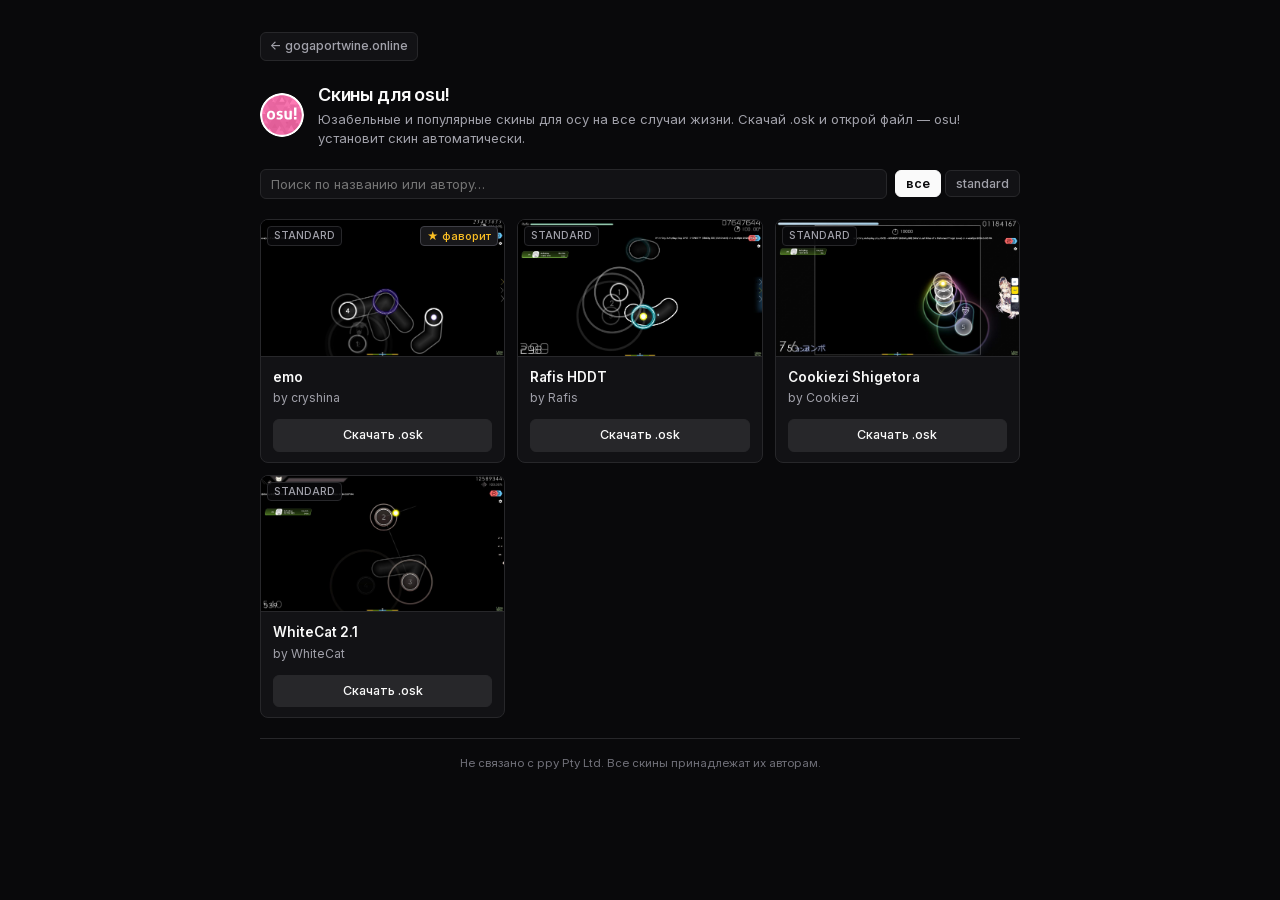
<file: skins/index.html>
<!DOCTYPE html>
<html lang="ru">
<head>
<meta charset="UTF-8">
<meta name="viewport" content="width=device-width, initial-scale=1">
<title>Скины для osu! — gogaportwine</title>
<meta name="description" content="Скины для osu! — Rafis, Cookiezi, WhiteCat. Скачать .osk.">

<!-- Open Graph -->
<meta property="og:type" content="website">
<meta property="og:url" content="https://gogaportwine.online/skins/">
<meta property="og:title" content="Скины для osu! — gogaportwine">
<meta property="og:description" content="Скины для osu! — Rafis, Cookiezi, WhiteCat. Скачать .osk.">
<meta property="og:image" content="https://gogaportwine.online/avatar.jpg">
<meta name="theme-color" content="#09090b">

<!-- Favicon -->
<link rel="icon" type="image/svg+xml" href="../favicon.svg">
<link rel="alternate icon" href="../favicon.ico">

<!-- Shared Stylesheet -->
<link rel="stylesheet" href="../style.css">

<style>
  body {
    padding: 32px 16px 48px;
  }

  .container {
    max-width: 760px;
    gap: 20px;
  }

  .bar {
    display: flex;
    gap: 8px;
    flex-wrap: wrap;
    align-items: center;
  }
  .search-input {
    flex: 1;
    min-width: 200px;
    background: var(--card);
    border: 1px solid var(--border);
    border-radius: 6px;
    color: var(--fg);
    padding: 6px 10px;
    font-size: 13px;
    font-family: var(--font);
    outline: none;
  }
  .search-input:focus {
    border-color: var(--border-hover);
  }

  .chips {
    display: flex;
    gap: 4px;
    flex-wrap: wrap;
  }
  .chip {
    background: var(--card);
    border: 1px solid var(--border);
    color: var(--fg-muted);
    border-radius: 6px;
    padding: 5px 10px;
    font-size: 12.5px;
    font-weight: 500;
    font-family: var(--font);
    cursor: pointer;
  }
  .chip:hover {
    color: #fff;
    border-color: var(--border-hover);
  }
  .chip.active {
    background: var(--fg);
    color: var(--bg);
    border-color: var(--fg);
    font-weight: 600;
  }

  /* Grid */
  .grid {
    display: grid;
    grid-template-columns: repeat(auto-fill, minmax(230px, 1fr));
    gap: 12px;
  }

  .card {
    background: var(--card);
    border: 1px solid var(--border);
    border-radius: 8px;
    overflow: hidden;
    display: flex;
    flex-direction: column;
    transition: border-color 140ms var(--ease);
  }
  .card:hover {
    border-color: var(--border-hover);
  }

  .preview {
    aspect-ratio: 16 / 9;
    position: relative;
    display: grid;
    place-items: center;
    background: #000 center / cover no-repeat;
    border: none;
    border-bottom: 1px solid var(--border);
    cursor: pointer;
    width: 100%;
    padding: 0;
    font: inherit;
    text-align: inherit;
  }
  .preview:hover::after {
    content: "Увеличить";
    position: absolute;
    inset: 0;
    background: rgba(0, 0, 0, 0.6);
    color: #fff;
    font-size: 12px;
    font-weight: 500;
    font-family: var(--font);
    display: grid;
    place-items: center;
  }

  .mode-tag {
    position: absolute;
    top: 6px;
    left: 6px;
    border: 1px solid var(--border);
    background: rgba(9, 9, 11, 0.85);
    color: var(--fg-muted);
    font-size: 10.5px;
    font-weight: 500;
    font-family: var(--font);
    padding: 1px 6px;
    border-radius: 4px;
    text-transform: uppercase;
  }

  .fav-badge {
    position: absolute;
    top: 6px;
    right: 6px;
    background: #18181b;
    border: 1px solid #3f3f46;
    color: #fbbf24;
    font-size: 11px;
    font-family: var(--font);
    padding: 1px 6px;
    border-radius: 4px;
    font-weight: 500;
  }

  .info {
    padding: 10px 12px;
    display: flex;
    flex-direction: column;
    flex: 1;
    gap: 2px;
  }
  .info h3 {
    font-size: 13.5px;
    font-weight: 600;
    color: var(--fg);
  }
  .meta {
    color: var(--fg-muted);
    font-size: 12px;
    margin-bottom: 10px;
  }

  .card .btn {
    padding: 6px 10px;
    margin-top: auto;
  }

  .empty {
    color: var(--fg-muted);
    grid-column: 1 / -1;
    text-align: center;
    padding: 32px 0;
    font-size: 13px;
  }

  /* Lightbox */
  .lightbox {
    position: fixed;
    inset: 0;
    background: rgba(0, 0, 0, 0.85);
    z-index: 1000;
    display: none;
    place-items: center;
    padding: 16px;
    cursor: zoom-out;
  }
  .lightbox.active {
    display: grid;
  }
  .lightbox img {
    max-width: 95vw;
    max-height: 90vh;
    border-radius: 6px;
    border: 1px solid var(--border);
    object-fit: contain;
  }

  footer {
    padding-top: 16px;
    font-size: 11.5px;
    text-align: center;
  }
</style>
</head>
<body>

<div class="container">
  <div>
    <a class="back-link" href="../">← gogaportwine.online</a>
  </div>

  <header class="header" style="display: flex; align-items: center; gap: 14px;">
    <img src="../icons/osu.svg" width="44" height="44" alt="osu!" style="border-radius: 50%; flex-shrink: 0;">
    <div>
      <h1 style="margin: 0;">Скины для osu!</h1>
      <p style="margin: 2px 0 0 0;">Юзабельные и популярные скины для осу на все случаи жизни. Скачай .osk и открой файл — osu! установит скин автоматически.</p>
    </div>
  </header>

  <div class="bar">
    <input class="search-input" id="q" placeholder="Поиск по названию или автору…" aria-label="Поиск по названию или автору">
    <div class="chips" id="filters"></div>
  </div>

  <section class="grid" id="skins"></section>

  <footer>
    Не связано с ppy Pty Ltd. Все скины принадлежат их авторам.
  </footer>
</div>

<!-- Lightbox Modal -->
<div class="lightbox" id="lightbox" role="dialog" aria-modal="true" aria-label="Просмотр скина">
  <img id="lightbox-img" alt="Skin Preview">
</div>

<script>
  const skins = [
    {
      name: "emo",
      author: "cryshina",
      mode: "standard",
      image: "previews/emo.jpg",
      file: "https://github.com/gogaport/gogasite/releases/download/skin-emo/emo.osk",
      favorite: true
    },
    {
      name: "Rafis HDDT",
      author: "Rafis",
      mode: "standard",
      image: "previews/rafis.jpg",
      file: "https://github.com/gogaport/gogasite/releases/download/skin-rafis/Rafis_2018-03-26_HDDT_John_edit.osk"
    },
    {
      name: "Cookiezi Shigetora",
      author: "Cookiezi",
      mode: "standard",
      image: "previews/cookiezi.jpg",
      file: "https://github.com/gogaport/gogasite/releases/download/skin-cookiezi/Cookiezi.36.2018-11-23.Rafis.Edit.osk"
    },
    {
      name: "WhiteCat 2.1",
      author: "WhiteCat",
      mode: "standard",
      image: "previews/whitecat.jpg",
      file: "https://github.com/gogaport/gogasite/releases/download/skin-whitecat/WhiteCat.2.1.osk"
    }
  ];

  const availableModes = Array.from(new Set(skins.map(k => k.mode).filter(Boolean)));
  const modes = ["все", ...availableModes];
  let mode = "все";
  const f = document.getElementById("filters");
  const q = document.getElementById("q");
  const container = document.getElementById("skins");
  const lightbox = document.getElementById("lightbox");
  const lightboxImg = document.getElementById("lightbox-img");

  f.innerHTML = modes.map(m => `<button class="chip${m === mode ? " active" : ""}" data-m="${m}">${m}</button>`).join("");
  
  f.onclick = (e) => {
    const target = e.target.closest(".chip");
    if (!target || !target.dataset.m) return;
    mode = target.dataset.m;
    f.querySelectorAll(".chip").forEach(c => c.classList.toggle("active", c.dataset.m === mode));
    render();
  };

  q.oninput = render;

  function openLightbox(src, name) {
    if (!src) return;
    lightboxImg.src = src;
    if (name) lightboxImg.alt = `Превью ${name}`;
    lightbox.classList.add("active");
  }

  function closeLightbox() {
    lightbox.classList.remove("active");
    lightboxImg.removeAttribute("src");
  }

  lightbox.onclick = closeLightbox;

  window.addEventListener("keydown", (e) => {
    if (e.key === "Escape" && lightbox.classList.contains("active")) {
      closeLightbox();
    }
  });

  function render() {
    const s = q.value.toLowerCase().trim();
    const list = skins.filter(k => (mode === "все" || k.mode === mode) && (k.name + " " + k.author).toLowerCase().includes(s));
    
    container.innerHTML = list.length ? list.map((k, i) => `
      <article class="card">
        <button type="button" class="preview" aria-label="Открыть превью ${k.name}" ${k.image ? `style="background-image:url('${k.image}')"` : ""} onclick="openLightbox('${k.image || ""}', '${k.name.replace(/'/g, "\\'")}')">
          <span class="mode-tag">${k.mode}</span>
          ${k.favorite ? `<span class="fav-badge">★ фаворит</span>` : ""}
        </button>
        <div class="info">
          <h3>${k.name}</h3>
          <div class="meta">by ${k.author}</div>
          <a class="btn" href="${k.file}">Скачать .osk</a>
        </div>
      </article>
    `).join("") : `<p class="empty">Ничего не найдено</p>`;
  }

  render();
</script>
</body>
</html>
</file>
<file: style.css>
@font-face {
  font-family: "Inter";
  src: local("Inter"), url("fonts/Inter.woff2") format("woff2");
  font-weight: 100 900;
  font-style: normal;
  font-display: swap;
}

:root {
  --bg: #09090b;
  --card: #121215;
  --card-hover: #18181c;
  --border: #27272a;
  --border-hover: #3f3f46;
  --fg: #fafafa;
  --fg-muted: #a1a1aa;
  --fg-dim: #71717a;
  --link: #60a5fa;
  --link-hover: #93c5fd;
  --btn-bg: #27272a;
  --btn-hover: #3f3f46;
  --font: "Inter", -apple-system, BlinkMacSystemFont, "Segoe UI", Roboto, Helvetica, Arial, sans-serif;
  --font-mono: ui-monospace, SFMono-Regular, "SF Mono", Menlo, Consolas, monospace;
  --ease: cubic-bezier(0.16, 1, 0.3, 1);
}

* {
  box-sizing: border-box;
  margin: 0;
  padding: 0;
}

@media (prefers-reduced-motion: reduce) {
  *, *::before, *::after {
    animation-duration: 0.01ms !important;
    animation-iteration-count: 1 !important;
    transition-duration: 0.01ms !important;
    scroll-behavior: auto !important;
  }
}

body {
  background: var(--bg);
  color: var(--fg);
  font-family: var(--font);
  font-size: 13px;
  line-height: 1.5;
  -webkit-font-smoothing: antialiased;
  text-rendering: optimizeLegibility;
}

:focus-visible {
  outline: 1.5px solid var(--border-hover);
  outline-offset: 2px;
}

a {
  color: var(--link);
  text-decoration: none;
}
a:hover {
  color: var(--link-hover);
  text-decoration: underline;
}

.container {
  margin: 0 auto;
  display: flex;
  flex-direction: column;
}

/* Button & Link base */
.btn {
  display: inline-flex;
  align-items: center;
  justify-content: center;
  gap: 4px;
  padding: 5px 11px;
  font-family: var(--font);
  font-size: 12.5px;
  font-weight: 500;
  color: var(--fg);
  background: var(--btn-bg);
  border: 1px solid var(--border);
  border-radius: 6px;
  text-decoration: none;
  transition: background 140ms var(--ease), border-color 140ms var(--ease), color 140ms var(--ease), transform 80ms var(--ease);
  white-space: nowrap;
  cursor: pointer;
}
.btn:hover {
  background: var(--btn-hover);
  border-color: var(--border-hover);
  color: #fff;
  text-decoration: none;
}
.btn:active,
.btn-subtle:active {
  transform: translateY(1px);
}
.btn-subtle {
  display: inline-flex;
  align-items: center;
  justify-content: center;
  gap: 4px;
  font-family: var(--font);
  font-size: 12px;
  font-weight: 500;
  color: var(--fg-muted);
  background: rgba(255, 255, 255, 0.03);
  border: 1px solid var(--border);
  border-radius: 6px;
  padding: 5px 9px;
  text-decoration: none;
  transition: background 140ms var(--ease), border-color 140ms var(--ease), color 140ms var(--ease), transform 80ms var(--ease);
  white-space: nowrap;
  cursor: pointer;
}
.btn-subtle:hover {
  color: #fff;
  background: var(--card-hover);
  border-color: var(--border-hover);
  text-decoration: none;
}

.back-link {
  font-size: 12.5px;
  font-weight: 500;
  font-family: var(--font);
  color: var(--fg-muted);
  display: inline-flex;
  align-items: center;
  gap: 4px;
  padding: 4px 9px;
  background: var(--card);
  border: 1px solid var(--border);
  border-radius: 6px;
  width: fit-content;
}
.back-link:hover {
  color: #fff;
  border-color: var(--border-hover);
  text-decoration: none;
}

.header h1 {
  font-size: 18px;
  font-weight: 600;
  color: var(--fg);
  letter-spacing: -0.01em;
}
.header p {
  font-size: 13px;
  color: var(--fg-muted);
  margin-top: 2px;
}

footer {
  border-top: 1px solid var(--border);
  font-family: var(--font);
  color: var(--fg-dim);
}
</file>
<file: krillion/style.css>
@import url('https://fonts.googleapis.com/css2?family=JetBrains+Mono:wght@400;500;600;700&family=Tektur:wght@500;600;700;800&display=swap');

:root {
  --color-abyss: #050a14;
  --color-shallow: #101d33;
  --color-line: #1b2c47;
  --color-foam: #e8f1ff;
  --color-drift: #7d93b8;
  --color-lumen-pink: #ff5d8f;
  --color-lumen-cyan: #4de3ff;

  --tier-plankton: #8fa3c4;
  --tier-tooclever: #ff9f43;
  --tier-schooler: #4de3ff;
  --tier-rare: #ff5252;
  --tier-deepcut: #9d7bff;
  --tier-krillion: #ffd166;
  --tier-miss: #3d4f6e;
  --tier-miss-lit: #5d739c;

  --hairline: #7d93b838;

  --font-display: 'Tektur', 'JetBrains Mono', monospace;
  --font-mono-ui: 'JetBrains Mono', ui-monospace, SFMono-Regular, Menlo, monospace;
  --font-sans: 'JetBrains Mono', system-ui, -apple-system, sans-serif;

  --ds-ease-snap: cubic-bezier(.16, 1, .3, 1);
  --ds-ease-io: cubic-bezier(.45, 0, .55, 1);
  --ds-urgency: 0;
}

:root.colorblind {
  --color-drift: #dbe5f5;
  --tier-plankton: #d7e1f2;
  --tier-tooclever: #ffb35c;
  --tier-schooler: #7deaff;
  --tier-rare: #ff7bac;
  --tier-deepcut: #bfa7ff;
  --tier-krillion: #ffe08a;
  --tier-miss: #a3b6d6;
  --tier-miss-lit: #b6c8e4;
  --hairline: #c6d5ec80;
}

:root.lowpower .ds-crt,
:root.lowpower .ds-edge,
:root.lowpower .ds-begin-btn,
:root.lowpower .ds-mascot.gold::before,
:root.lowpower .ds-landed .icon {
  animation: none !important;
}

:root.colorblind .ds-crt {
  opacity: 0.14;
}

:root.colorblind .ds-vignette {
  opacity: 0.12 !important;
}

*,
*::before,
*::after {
  box-sizing: border-box;
  margin: 0;
  padding: 0;
}

[hidden] {
  display: none !important;
}

html,
body {
  height: 100%;
  width: 100%;
  background: var(--color-abyss);
  color: var(--color-foam);
  font-family: var(--font-mono-ui);
  -webkit-font-smoothing: antialiased;
  overflow: hidden;
  user-select: none;
}

button,
input,
textarea {
  font-family: inherit;
  color: inherit;
}

a {
  color: inherit;
  text-decoration: none;
}

:where(button, a, input, summary, [tabindex]):focus-visible {
  outline: 2px solid var(--color-lumen-cyan);
  outline-offset: 2px;
}

.tabular-nums {
  font-variant-numeric: tabular-nums;
}

/* Pixelated stepped chamfered corners */
.ds-px {
  clip-path: polygon(
    0 10px, 5px 10px, 5px 5px, 10px 5px, 10px 0,
    calc(100% - 10px) 0, calc(100% - 10px) 5px, calc(100% - 5px) 5px, calc(100% - 5px) 10px, 100% 10px,
    100% calc(100% - 10px), calc(100% - 5px) calc(100% - 10px), calc(100% - 5px) calc(100% - 5px), calc(100% - 10px) calc(100% - 5px), calc(100% - 10px) 100%,
    10px 100%, 10px calc(100% - 5px), 5px calc(100% - 5px), 5px calc(100% - 10px), 0 calc(100% - 10px)
  );
}

.ds-px-sm {
  clip-path: polygon(
    0 6px, 3px 6px, 3px 3px, 6px 3px, 6px 0,
    calc(100% - 6px) 0, calc(100% - 6px) 3px, calc(100% - 3px) 3px, calc(100% - 3px) 6px, 100% 6px,
    100% calc(100% - 6px), calc(100% - 3px) calc(100% - 6px), calc(100% - 3px) calc(100% - 3px), calc(100% - 6px) calc(100% - 3px), calc(100% - 6px) 100%,
    6px 100%, 6px calc(100% - 3px), 3px calc(100% - 3px), 3px calc(100% - 6px), 0 calc(100% - 6px)
  );
}

/* Root & Stage */
.ds-root {
  position: relative;
  width: 100%;
  height: 100dvh;
  height: var(--vvh, 100dvh);
  overflow: hidden;
  background: var(--color-abyss);
  overscroll-behavior: none;
}

.ds-stage-wrap {
  position: absolute;
  inset: 0;
}

.ds-stage {
  position: relative;
  width: 100%;
  height: 100%;
  overflow: hidden;
}

.ds-stage.ds-shake {
  animation: 0.45s cubic-bezier(.25, .8, .25, 1) ds-shake;
}

@keyframes ds-shake {
  0%, 100% { transform: translate(0) rotate(0); }
  12% { transform: translate(-10px, 5px) rotate(-0.6deg); }
  26% { transform: translate(9px, -6px) rotate(0.5deg); }
  42% { transform: translate(-7px, 4px) rotate(-0.35deg); }
  58% { transform: translate(6px, -3px) rotate(0.25deg); }
  76% { transform: translate(-3px, 2px) rotate(-0.1deg); }
}

.ds-sea,
.ds-fore {
  position: absolute;
  inset: 0;
  width: 100%;
  height: 100%;
  pointer-events: none;
  display: block;
}

.ds-sea { z-index: 1; }
.ds-world {
  position: absolute;
  left: 0;
  right: 0;
  top: 0;
  z-index: 2;
  will-change: transform;
}
.ds-fore { z-index: 3; }

/* Seafloor / Trench Bed */
.ds-floor {
  position: absolute;
  left: 0;
  right: 0;
  top: 14020px;
  height: 580px;
  pointer-events: none;
  overflow: hidden;
}

/* Surface Hero in Daylight Cyan Sky */
.ds-surface {
  position: absolute;
  left: 0;
  right: 0;
  top: -322px;
  text-align: center;
  padding: 0 16px;
  pointer-events: none;
  transition: opacity 0.4s ease;
}

.ds-root:not([data-phase="intro"]) .ds-surface {
  opacity: 0;
}

.ds-title {
  font-family: var(--font-display);
  letter-spacing: 0.05em;
  color: #ffffff;
  text-shadow: -4px 3px var(--color-lumen-pink), 4px -3px var(--color-lumen-cyan), 0 4px 26px rgba(5, 18, 36, 0.55), 0 0 32px #4de3ff66;
  font-size: clamp(44px, 12vw, 94px);
  line-height: 0.94;
  font-weight: 800;
  animation: 5s step-end infinite ds-title-flicker;
}

.ds-title span {
  display: inline-block;
  animation: 3.2s ease-in-out infinite ds-bob-l;
}

@keyframes ds-bob-l {
  0%, 100% { transform: translateY(0); }
  50% { transform: translateY(-9px); }
}

@keyframes ds-title-flicker {
  0%, 93%, 95.5%, 100% { opacity: 1; }
  93.6% { opacity: 0.72; }
  94.4% { opacity: 0.94; }
  95% { opacity: 0.65; }
}

.ds-tagline {
  font-family: var(--font-display);
  color: #e8fbff;
  letter-spacing: 0.26em;
  text-shadow: 0 2px 0 #07213a, 0 0 16px rgba(77, 227, 255, 0.85);
  margin-top: 10px;
  font-size: clamp(16px, 4.4vw, 24px);
  font-weight: 700;
}

.ds-subline {
  color: #0b223d;
  letter-spacing: 0.03em;
  text-shadow: 0 1px 0 rgba(255, 255, 255, 0.72);
  margin-top: 9px;
  font-size: clamp(13px, 3.5vw, 17px);
  font-weight: 600;
}

.ds-surface-note {
  letter-spacing: 0.14em;
  color: #07192e;
  margin-top: 8px;
  font-size: 14px;
  font-weight: 700;
  text-transform: uppercase;
  text-shadow: 0 1px 0 rgba(255, 255, 255, 0.55);
}

.ds-surface-note[hidden] {
  display: none;
}

.ds-surface-note.ds-theme-pill {
  display: inline-flex;
  align-items: center;
  justify-content: center;
  gap: 8px;
  margin-top: 12px;
  padding: 6px 14px 7px;
  background: linear-gradient(180deg, rgba(8, 22, 42, 0.88), rgba(5, 13, 28, 0.94));
  border: 2px solid var(--theme-accent, var(--color-lumen-cyan));
  box-shadow:
    0 3px 0 0 rgba(4, 10, 22, 0.85),
    0 0 18px color-mix(in srgb, var(--theme-accent, #4de3ff) 38%, transparent),
    inset 0 1px 0 rgba(255, 255, 255, 0.16);
  color: #f0f9ff;
  font-family: var(--font-display);
  font-size: clamp(12px, 3.2vw, 15px);
  font-weight: 700;
  letter-spacing: 0.12em;
  text-shadow: 0 1px 0 #040a14;
  max-width: 92vw;
  line-height: 1.25;
}

.ds-theme-pill-kicker {
  font-family: var(--font-mono);
  font-size: 10px;
  letter-spacing: 0.16em;
  color: var(--theme-accent, var(--color-lumen-cyan));
  opacity: 0.95;
  padding-right: 6px;
  border-right: 1px solid rgba(255, 255, 255, 0.22);
}

.ds-theme-pill-icon {
  font-size: 1.05em;
  line-height: 1;
  filter: drop-shadow(0 1px 2px rgba(0, 0, 0, 0.45));
}

.ds-done-theme {
  display: inline-flex;
  align-items: center;
  gap: 6px;
  margin-top: 6px;
  padding: 4px 10px;
  background: rgba(8, 20, 38, 0.78);
  border: 1.5px solid var(--theme-accent, var(--color-lumen-cyan));
  color: var(--theme-accent, var(--color-lumen-cyan));
  font-family: var(--font-display);
  font-size: 12px;
  font-weight: 700;
  letter-spacing: 0.1em;
  text-transform: uppercase;
  box-shadow: 0 0 12px color-mix(in srgb, var(--theme-accent, #4de3ff) 22%, transparent);
}

/* Ambient Depth Markers */
.ds-amb {
  position: absolute;
  color: #7d93b8;
  letter-spacing: 0.06em;
  white-space: nowrap;
  text-shadow: 0 2px #00000080;
  opacity: 0;
  text-overflow: ellipsis;
  max-width: 72vw;
  font-size: 14px;
  transition: opacity 0.6s ease-out;
  overflow: hidden;
  pointer-events: none;
}

.ds-amb.L { left: 14px; }
.ds-amb.R { text-align: right; right: 196px; max-width: calc(100vw - 220px); }
.ds-amb .dash { color: #7d93b873; }
.ds-amb.major {
  color: var(--color-lumen-cyan);
  letter-spacing: 0.18em;
  text-shadow: 0 0 12px #4de3ff73;
  font-size: 15px;
  font-weight: 600;
}

.ds-world.ds-reveal .ds-amb { opacity: 0.42; }
.ds-world.ds-reveal .ds-amb.major { opacity: 0.72; }
.ds-root[data-phase="done"] #world-markers,
.ds-root[data-phase="done"] #round-layer { opacity: 0; pointer-events: none; }

@media (max-width: 760px) {
  .ds-amb.R { left: 14px; right: auto; text-align: left; max-width: 68vw; }
}

/* Tier Threshold Dashed Lines */
.ds-tierline {
  position: absolute;
  left: 10px;
  right: 54px;
  height: 0;
  border-top: 2px dashed #7d93b85e;
  pointer-events: none;
  opacity: 0;
  transition: opacity 0.5s ease-out, border-color 0.25s, box-shadow 0.25s;
}

.ds-tierline .tag {
  position: absolute;
  top: -22px;
  right: 14px;
  display: flex;
  align-items: center;
  gap: 6px;
  color: rgba(210, 228, 255, 0.85);
  text-shadow: 0 1px 4px #050a14f2;
  letter-spacing: 0.1em;
  font-size: 13px;
  white-space: nowrap;
}

.ds-tierline .tag img {
  width: 17px;
  height: 17px;
  opacity: 0.88;
  image-rendering: pixelated;
}

.ds-tierline.passed {
  border-top-color: var(--tc);
  box-shadow: 0 0 16px var(--tc);
  animation: 0.6s ease-out ds-line-flash;
  -webkit-mask-image: linear-gradient(90deg, #000 0%, #000 16%, rgba(0, 0, 0, 0.14) 34%, rgba(0, 0, 0, 0.14) 66%, #000 84%, #000 100%);
  mask-image: linear-gradient(90deg, #000 0%, #000 16%, rgba(0, 0, 0, 0.14) 34%, rgba(0, 0, 0, 0.14) 66%, #000 84%, #000 100%);
}

.ds-tierline.passed .tag {
  color: var(--tc);
  text-shadow: 0 0 9px var(--tc);
}

.ds-tierline.passed .tag img {
  opacity: 1;
}

@keyframes ds-line-flash {
  0% { filter: brightness(3); }
  100% { filter: brightness(1); }
}

/* Sinking Answer Chip */
.ds-chip {
  position: absolute;
  left: 50%;
  top: 0;
  z-index: 6;
  padding: 10px 22px 8px;
  background: linear-gradient(180deg, #13233ff2, #091222f5);
  color: var(--color-foam);
  border: 2px solid var(--cc, var(--color-lumen-cyan));
  font-size: clamp(20px, 5.4vw, 28px);
  letter-spacing: 0.08em;
  text-transform: uppercase;
  white-space: nowrap;
  max-width: 82vw;
  overflow: hidden;
  text-overflow: ellipsis;
  box-shadow: 0 0 0 3px #050a14, 0 0 26px color-mix(in srgb, var(--cc, #4de3ff) 55%, transparent), inset 0 1px 0 rgba(230, 241, 255, 0.25);
  will-change: transform;
  pointer-events: none;
}

.ds-chip::after {
  content: " ▼";
  color: var(--cc, var(--color-lumen-cyan));
  font-size: 0.72em;
  vertical-align: middle;
}

.ds-chip.gold {
  border-color: var(--tier-krillion);
  color: var(--tier-krillion);
  animation: 1s infinite ds-gold-pulse;
}

@keyframes ds-gold-pulse {
  0%, 100% { box-shadow: 0 0 0 3px #ffd166, 0 0 26px #ffd16680; }
  50% { box-shadow: 0 0 0 3px #ffe9a8, 0 0 60px #ffd166e6; }
}

/* Borderless Floating Landed Banner over Open Ocean */
.ds-landed {
  position: absolute;
  left: 10px;
  right: 52px;
  margin-top: -104px;
  text-align: center;
  z-index: 7;
  padding: 14px 16px;
  background: radial-gradient(ellipse at center, rgba(5, 10, 20, 0.78) 0%, rgba(5, 10, 20, 0.34) 58%, transparent 82%);
  border: none;
  box-shadow: none;
  pointer-events: none;
  animation: 0.75s cubic-bezier(.2, 1.7, .4, 1) backwards ds-banner-in;
}

@keyframes ds-banner-in {
  0% { opacity: 0; transform: scale(0.5); }
  100% { opacity: 1; transform: scale(1); }
}

.ds-landed .icon {
  width: 78px;
  height: 78px;
  image-rendering: pixelated;
  margin: 0 auto 8px;
  display: block;
  animation: 2.6s ease-in-out infinite ds-icon-bob;
  filter: drop-shadow(0 0 22px var(--tc, #4de3ff)) drop-shadow(0 4px 0 rgba(5, 10, 20, 0.7));
}

@keyframes ds-icon-bob {
  0%, 100% { transform: translateY(0); }
  50% { transform: translateY(-9px); }
}

.ds-landed .tname {
  font-family: var(--font-display);
  color: var(--tc, var(--color-lumen-cyan));
  font-size: clamp(28px, 7.5vw, 44px);
  letter-spacing: 0.1em;
  line-height: 1.05;
  font-weight: 800;
  text-shadow: 0 3px 0 #050a14, 0 0 24px color-mix(in srgb, var(--tc, #4de3ff) 72%, transparent);
}

.ds-landed .tans {
  font-family: var(--font-display);
  color: var(--color-foam);
  font-size: clamp(21px, 5.6vw, 30px);
  font-weight: 600;
  margin-top: 6px;
  text-shadow: 0 2px 8px #050a14f2;
  word-break: break-word;
}

.ds-landed .tpts {
  display: inline-block;
  margin-top: 10px;
  padding: 4px 14px;
  background: rgba(5, 10, 20, 0.72);
  border: 1px solid color-mix(in srgb, var(--tc, #4de3ff) 45%, transparent);
  box-shadow: 0 2px 14px rgba(2, 5, 12, 0.55);
  color: #a9bedf;
  font-size: 16px;
  letter-spacing: 0.08em;
  font-variant-numeric: tabular-nums;
  text-shadow: 0 1px 4px #050a14e6;
}

.ds-landed .tpts b {
  color: var(--tc, var(--color-foam));
  font-weight: 700;
}

.ds-landed .tsub {
  margin: 8px auto 0;
  max-width: 480px;
  color: var(--color-foam);
  opacity: 0.86;
  font-size: 14px;
  line-height: 1.4;
  text-shadow: 0 2px 6px #050a14e6;
}

/* Overlays */
.ds-dim {
  position: absolute;
  inset: 0;
  z-index: 4;
  pointer-events: none;
  opacity: 0;
  background: radial-gradient(circle at 50% 48%, transparent 15%, rgba(5, 10, 20, 0.72) 70%);
  transition: opacity 0.55s ease;
}

.ds-dim.on { opacity: 1; }

.ds-vignette {
  position: absolute;
  inset: 0;
  z-index: 5;
  pointer-events: none;
  background: radial-gradient(circle at center, transparent 48%, rgba(2, 5, 12, 0.85) 100%);
  transition: opacity 0.5s ease;
}

.ds-edge {
  position: absolute;
  inset: 0;
  z-index: 5;
  pointer-events: none;
  opacity: var(--ds-urgency, 0);
  box-shadow: inset 0 0 90px rgba(255, 93, 143, 0.65);
  transition: opacity 0.12s linear;
}

.ds-root.hot .ds-edge {
  animation: 0.75s ease-in-out infinite ds-edge-throb;
}

@keyframes ds-edge-throb {
  0%, 100% { opacity: 0.25; }
  50% { opacity: 0.9; }
}

.ds-crt {
  position: absolute;
  inset: 0;
  z-index: 12;
  pointer-events: none;
  opacity: 0.28;
  background: repeating-linear-gradient(
    0deg,
    rgba(0, 0, 0, 0) 0px,
    rgba(0, 0, 0, 0) 2px,
    rgba(0, 0, 0, 0.22) 2px,
    rgba(0, 0, 0, 0.22) 4px
  );
}

.ds-crt.zap {
  animation: 0.35s steps(3) ds-crt-zap;
}

@keyframes ds-crt-zap {
  0% { opacity: 0.9; transform: translateY(0); }
  33% { opacity: 0.2; transform: translateY(2px); }
  66% { opacity: 0.7; transform: translateY(-1px); }
  100% { opacity: 0.28; transform: none; }
}

/* Top HUD */
.ds-hud {
  position: absolute;
  top: max(10px, env(safe-area-inset-top));
  left: 0;
  right: 0;
  max-width: 720px;
  margin: 0 auto;
  padding: 0 12px;
  z-index: 9;
  display: flex;
  align-items: flex-start;
  justify-content: space-between;
  gap: 8px;
  pointer-events: none;
  opacity: 0;
  transform: translateY(-14px);
  transition: opacity 0.35s ease, transform 0.35s var(--ds-ease-snap);
}

.ds-root:is([data-phase="preview"], [data-phase="answering"], [data-phase="feedback"]) .ds-hud {
  opacity: 1;
  transform: translateY(0);
}

.ds-pod {
  background:
    linear-gradient(90deg, rgba(77, 227, 255, 0.65) 0 5px, transparent 5px) 0 0 / 100% 2px no-repeat,
    linear-gradient(-90deg, rgba(77, 227, 255, 0.65) 0 5px, transparent 5px) 0 0 / 100% 2px no-repeat,
    linear-gradient(180deg, rgba(20, 38, 66, 0.94), rgba(8, 17, 32, 0.95));
  padding: 6px 15px 6px;
  min-width: 90px;
  text-align: center;
  backdrop-filter: blur(4px);
  box-shadow: 0 0 0 2px #060d1a, 0 0 0 4px #1f375c, 0 6px 20px rgba(2, 6, 14, 0.55), inset 0 1px 0 rgba(230, 241, 255, 0.18), inset 0 -1px 0 rgba(5, 10, 20, 0.72);
}

.ds-pod .label {
  font-size: 10px;
  font-weight: 600;
  letter-spacing: 0.22em;
  color: #8da5cb;
  text-transform: uppercase;
}

.ds-depth-num,
.ds-score-num {
  font-family: var(--font-display);
  font-size: 21px;
  font-weight: 700;
  line-height: 1.12;
  font-variant-numeric: tabular-nums;
}

.ds-depth-num {
  color: var(--color-lumen-cyan);
  text-shadow: 0 0 12px #4de3ff66;
}

.ds-score-num {
  color: var(--color-lumen-pink);
  text-shadow: 0 0 12px #ff5d8f66;
}

.ds-score-pod.slam .ds-score-num {
  animation: 0.65s ease-out ds-score-slam;
}

@keyframes ds-score-slam {
  0% { transform: scale(1); }
  35% { color: #ffd166; text-shadow: 0 0 26px #ffd166e6; transform: scale(1.4) rotate(-2deg); }
  100% { transform: scale(1); }
}

.ds-hud-mid {
  display: flex;
  flex-direction: column;
  align-items: center;
  gap: 6px;
  padding-top: 4px;
}

.ds-dots {
  display: flex;
  gap: 6px;
  align-items: center;
}

.ds-dots i {
  display: block;
  width: 10px;
  height: 10px;
  background: #0b1526;
  border: 1px solid #3c5375;
  box-shadow: inset 0 1px 0 rgba(255, 255, 255, 0.1);
  transition: background 0.25s, transform 0.25s, box-shadow 0.25s;
}

.ds-dots i.cur {
  background: var(--color-lumen-pink);
  border-color: var(--color-foam);
  box-shadow: 0 0 10px var(--color-lumen-pink), inset 0 1px 0 rgba(255, 255, 255, 0.55);
  animation: 1.2s ease-in-out infinite ds-dot-pulse;
}

.ds-dots i.done {
  background: var(--tier-krillion);
  border-color: #ffe9a8;
  box-shadow: 0 0 6px rgba(255, 209, 102, 0.55), inset 0 1px 0 rgba(255, 255, 255, 0.45);
}

@keyframes ds-dot-pulse {
  0%, 100% { transform: scale(1.05); }
  50% { transform: scale(1.35); }
}

.ds-prompt-count {
  font-size: 11px;
  font-weight: 600;
  letter-spacing: 0.16em;
  color: var(--color-foam);
  background: rgba(5, 10, 20, 0.68);
  border: 1px solid rgba(77, 227, 255, 0.22);
  padding: 2px 9px;
  text-shadow: 0 1px 3px #050a14e6;
  text-transform: uppercase;
  text-align: center;
}

.ds-endless-surface-btn {
  pointer-events: auto;
  margin-top: 2px;
  padding: 4px 11px;
  background: linear-gradient(180deg, #152744e6, #0d192de6);
  border: 1px solid #4de3ff66;
  box-shadow: inset 0 1px 0 rgba(230, 241, 255, 0.18), 0 2px 0 #050a14;
  color: var(--color-lumen-cyan);
  font-size: 12px;
  font-weight: 600;
  letter-spacing: 0.1em;
  cursor: pointer;
  transition: background 0.2s, border-color 0.2s, box-shadow 0.2s, transform 0.1s;
}

.ds-endless-surface-btn:hover {
  background: #1b2c47;
  border-color: var(--color-lumen-cyan);
  box-shadow: inset 0 1px 0 rgba(230, 241, 255, 0.25), 0 0 12px rgba(77, 227, 255, 0.38);
}

.ds-endless-surface-btn:active {
  transform: translateY(1px);
}

/* Prompt Card */
.ds-card {
  position: absolute;
  left: 14px;
  right: 54px;
  max-width: 580px;
  margin: 0 auto;
  top: 23%;
  z-index: 8;
  background:
    radial-gradient(ellipse at 50% 0%, rgba(77, 227, 255, 0.11), transparent 62%),
    linear-gradient(178deg, rgba(19, 38, 68, 0.95), rgba(9, 18, 34, 0.97));
  backdrop-filter: blur(6px);
  padding: 20px 24px 17px;
  animation: 0.68s cubic-bezier(.2, 1.45, .4, 1) backwards ds-card-in;
  box-shadow: 0 0 0 2px #060d1a, 0 0 0 4px #30628c, 0 18px 54px rgba(0, 0, 0, 0.65), 0 0 36px rgba(77, 227, 255, 0.16), inset 0 1px 0 rgba(230, 241, 255, 0.2), inset 0 0 34px #050a1499;
}

.ds-card::before {
  content: "";
  position: absolute;
  inset: 3px;
  pointer-events: none;
  background:
    linear-gradient(#4de3ffcc, #4de3ffcc) 0 0 / 12px 2px no-repeat,
    linear-gradient(#4de3ffcc, #4de3ffcc) 0 0 / 2px 12px no-repeat,
    linear-gradient(#4de3ffcc, #4de3ffcc) 100% 0 / 12px 2px no-repeat,
    linear-gradient(#4de3ffcc, #4de3ffcc) 100% 0 / 2px 12px no-repeat,
    linear-gradient(#4de3ffcc, #4de3ffcc) 0 100% / 12px 2px no-repeat,
    linear-gradient(#4de3ffcc, #4de3ffcc) 0 100% / 2px 12px no-repeat,
    linear-gradient(#4de3ffcc, #4de3ffcc) 100% 100% / 12px 2px no-repeat,
    linear-gradient(#4de3ffcc, #4de3ffcc) 100% 100% / 2px 12px no-repeat;
}

.ds-card::after {
  content: "";
  position: absolute;
  inset: 0;
  pointer-events: none;
  opacity: 0.055;
  background: repeating-linear-gradient(0deg, #0000 0 2px, #e8f1ff 2px 3px);
}

.ds-card.gone {
  animation: 0.55s ease-in forwards ds-card-gone;
}

@keyframes ds-card-in {
  0% { opacity: 0; transform: translateY(46px) scale(0.92); }
  100% { opacity: 1; transform: none; }
}

@keyframes ds-card-gone {
  100% { opacity: 0; filter: blur(2px); transform: translateY(-28px) scale(0.9); }
}

.ds-card .rnd {
  color: var(--color-lumen-pink);
  letter-spacing: 0.24em;
  font-size: 12px;
  text-transform: uppercase;
  font-weight: 700;
}

.ds-card .rnd::before {
  content: "◆ ";
  color: var(--color-lumen-cyan);
  letter-spacing: 0;
  font-size: 11px;
  vertical-align: 1px;
}

.ds-card .prompt {
  font-family: var(--font-display);
  color: #f3f8ff;
  text-shadow: 0 2px 0 rgba(5, 10, 20, 0.8), 0 0 18px #4de3ff2b;
  font-size: clamp(22px, 5.2vw, 33px);
  line-height: 1.16;
  letter-spacing: 0.01em;
  margin-top: 9px;
  font-weight: 700;
}

.ds-card .hint {
  color: #8ca4ca;
  letter-spacing: 0.11em;
  font-size: 12px;
  margin-top: 13px;
  padding-top: 9px;
  border-top: 1px dashed rgba(77, 227, 255, 0.18);
  text-transform: uppercase;
}

/* Chrome Buttons with Compact Dark Backings (krillion.io parity) */
.ds-menu-btn,
.ds-mute,
.ds-settings-btn,
.ds-wardrobe-btn {
  position: fixed;
  z-index: 25;
  width: 34px;
  height: 28px;
  display: grid;
  place-items: center;
  background: linear-gradient(180deg, #101e36e8, #060d1ae8);
  color: var(--color-drift);
  border: 1px solid #274168;
  box-shadow: 0 0 0 2px #050a14e6, inset 0 1px 0 rgba(230, 241, 255, 0.14);
  cursor: pointer;
  transition: color 0.15s, border-color 0.15s, box-shadow 0.15s, top 0.35s var(--ds-ease-snap), opacity 0.25s;
}

.ds-menu-btn:hover,
.ds-mute:hover,
.ds-settings-btn:hover,
.ds-wardrobe-btn:hover {
  color: var(--color-foam);
  border-color: var(--color-lumen-cyan);
  box-shadow: 0 0 0 2px #050a14e6, 0 0 12px rgba(77, 227, 255, 0.35), inset 0 1px 0 rgba(77, 227, 255, 0.35);
}

.ds-menu-btn { top: 12px; left: 10px; }
.ds-mute { top: 12px; right: 10px; }
.ds-settings-btn { top: 46px; right: 10px; }
.ds-wardrobe-btn { top: 80px; right: 10px; }

.ds-menu-btn svg,
.ds-mute svg,
.ds-settings-btn svg,
.ds-wardrobe-btn svg {
  width: 17px;
  height: 17px;
}

.ds-root:is([data-phase="preview"], [data-phase="answering"], [data-phase="feedback"]) .ds-menu-btn,
.ds-root:is([data-phase="preview"], [data-phase="answering"], [data-phase="feedback"]) .ds-mute {
  top: 66px;
}

.ds-root:not([data-phase="intro"]):not([data-phase="done"]) .ds-wardrobe-btn,
.ds-root:not([data-phase="intro"]):not([data-phase="done"]) .ds-settings-btn {
  opacity: 0;
  visibility: hidden;
  pointer-events: none;
}

/* Mascot */
.ds-mascot {
  position: absolute;
  top: 0;
  left: 0;
  z-index: 11;
  width: 66px;
  height: 66px;
  cursor: pointer;
  transition: opacity 0.18s ease;
  will-change: transform;
  --dsm-color: #ff5d8f;
  --dsm-glow: rgba(255, 93, 143, 0.7);
  --dsm-shadow: rgba(255, 93, 143, 0.45);
}

.ds-mascot::before {
  content: "";
  z-index: 0;
  opacity: 0;
  pointer-events: none;
  transform-origin: 50%;
  background: radial-gradient(circle, #ffedaab8 0%, #ffd1664d 42%, #ffc45400 72%);
  border-radius: 50%;
  position: absolute;
  inset: -18px;
  transform: scale(0.78);
}

.ds-mascot.gold::before {
  animation: ds-gold-breathe 2.6s var(--ds-ease-io) infinite;
}

@keyframes ds-gold-breathe {
  0%, 100% { opacity: 0.38; transform: scale(0.88); }
  50% { opacity: 0.72; transform: scale(1.08); }
}

.ds-mascot-sprite {
  position: relative;
  z-index: 1;
  display: block;
  width: 100%;
  height: 100%;
  line-height: 0;
}

.ds-mascot-sprite img {
  width: 100%;
  height: 100%;
  object-fit: contain;
  image-rendering: pixelated;
  filter: drop-shadow(0 0 12px var(--dsm-shadow));
  transition: filter 0.2s;
}

.ds-mascot:hover .ds-mascot-sprite img {
  filter: drop-shadow(0 0 18px var(--dsm-glow));
}

.ds-mascot img.jet {
  animation: 0.75s cubic-bezier(.2, .8, .3, 1) ds-jet;
}

@keyframes ds-jet {
  0% { transform: translateY(0) scale(1) rotate(0); }
  24% { transform: translateY(8px) scale(1.28, 0.68) rotate(0); }
  52% { transform: translateY(-48px) scale(0.8, 1.32) rotate(-7deg); }
  76% { transform: translateY(-20px) scale(1.05, 0.95) rotate(4deg); }
  100% { transform: translateY(0) scale(1) rotate(0); }
}

.ds-mascot img.chomp {
  animation: 0.9s cubic-bezier(.3, .1, .3, 1) ds-chomp;
}

@keyframes ds-chomp {
  0% { transform: translate(0) scale(1) rotate(0); }
  22% { transform: translate(-7px) scale(0.9) rotate(7deg); }
  42% { transform: translate(11px) scale(1.24) rotate(-9deg); }
  58% { transform: translate(5px) scale(1.02) rotate(-2deg); }
  74% { transform: translate(9px) scale(1.18) rotate(-7deg); }
  100% { transform: translate(0) scale(1) rotate(0); }
}

/* Intro Bottom Controls (krillion.io parity) */
.ds-intro {
  position: fixed;
  left: 0;
  right: 0;
  bottom: 0;
  z-index: 15;
  padding: 20px 16px calc(22px + env(safe-area-inset-bottom));
  background: linear-gradient(180deg, transparent 0%, #050a14e6 36%, #050a14f7 100%);
  display: none;
}

.ds-root[data-phase="intro"] .ds-intro {
  display: block;
}

.ds-intro-inner {
  max-width: 580px;
  margin: 0 auto;
  display: flex;
  flex-direction: column;
  align-items: stretch;
  gap: 14px;
}

.ds-howto {
  width: 100%;
  text-align: left;
  color: #a8bddf;
  font-size: 14px;
}

.ds-howto summary {
  list-style: none;
  cursor: pointer;
  display: inline-flex;
  align-items: center;
  gap: 8px;
  letter-spacing: 0.16em;
  text-transform: uppercase;
  padding: 2px 0;
  transition: color 0.15s;
}

.ds-howto summary::-webkit-details-marker { display: none; }

.ds-howto summary:hover {
  color: var(--color-foam);
}

.ds-howto-arrow {
  display: inline-block;
  transition: transform 0.15s;
}

.ds-howto[open] .ds-howto-arrow {
  transform: rotate(90deg);
}

.ds-howto ul {
  margin-top: 8px;
  text-align: left;
  background: rgba(9, 18, 34, 0.78);
  border-left: 2px solid rgba(77, 227, 255, 0.5);
  border-top: 1px solid rgba(77, 227, 255, 0.12);
  padding: 10px 14px 10px 26px;
  display: flex;
  flex-direction: column;
  gap: 6px;
  font-size: 13.5px;
  line-height: 1.4;
  color: #a6bddf;
  backdrop-filter: blur(4px);
}

.ds-begin-btn {
  position: relative;
  overflow: hidden;
  width: 100%;
  padding: 16px 18px 14px;
  background: linear-gradient(180deg, #1b345c, #0d1a30);
  color: #f4f9ff;
  border: none;
  font-family: var(--font-display);
  font-size: clamp(17px, 4.5vw, 23px);
  font-weight: 700;
  letter-spacing: 0.14em;
  white-space: nowrap;
  cursor: pointer;
  box-shadow: 0 0 0 3px #050a14, 0 0 0 5px var(--color-lumen-cyan), 0 6px 0 5px #0e4a63, 0 0 28px #4de3ff55, inset 0 1px 0 rgba(230, 241, 255, 0.3);
  animation: 2.8s ease-in-out infinite ds-btn-bob;
  transition: transform 0.12s, box-shadow 0.2s, background 0.2s;
}

.ds-begin-btn::after {
  content: "";
  position: absolute;
  inset: 0;
  background: linear-gradient(110deg, transparent 25%, rgba(255, 255, 255, 0.14) 50%, transparent 75%);
  transform: translateX(-115%);
  transition: transform 0.55s var(--ds-ease-snap);
  pointer-events: none;
}

.ds-begin-btn:hover::after {
  transform: translateX(115%);
}

@keyframes ds-btn-bob {
  0%, 100% { transform: translateY(0); }
  50% { transform: translateY(-2px); }
}

.ds-begin-btn:hover {
  background: linear-gradient(180deg, #213d6c, #112240);
  box-shadow: 0 0 0 3px #050a14, 0 0 0 5px var(--color-lumen-pink), 0 6px 0 5px #6b1a36, 0 0 30px #ff5d8f66, inset 0 1px 0 rgba(255, 224, 236, 0.3);
}

.ds-begin-btn:active {
  animation: none;
  transform: translateY(3px);
  box-shadow: 0 0 0 3px #050a14, 0 0 0 5px var(--color-lumen-pink), 0 3px 0 5px #6b1a36, inset 0 1px 0 rgba(255, 224, 236, 0.2);
}

.ds-begin-btn.secondary {
  box-shadow: 0 0 0 3px #050a14, 0 0 0 5px var(--tier-krillion), 0 6px 0 5px #785d1a, 0 0 26px #ffd16655, inset 0 1px 0 rgba(255, 242, 200, 0.3);
}

.ds-begin-btn.secondary:hover {
  box-shadow: 0 0 0 3px #050a14, 0 0 0 5px #ffe28a, 0 6px 0 5px #8a6a1c, 0 0 32px #ffd16680, inset 0 1px 0 rgba(255, 246, 210, 0.36);
}

.ds-begin-btn.secondary:active {
  box-shadow: 0 0 0 3px #050a14, 0 0 0 5px var(--tier-krillion), 0 3px 0 5px #785d1a, inset 0 1px 0 rgba(255, 242, 200, 0.22);
}

.ds-intro-meta {
  display: flex;
  flex-wrap: wrap;
  align-items: center;
  justify-content: space-between;
  gap: 10px;
}

.ds-intro-divenum {
  font-size: 13px;
  font-weight: 600;
  letter-spacing: 0.14em;
  color: #93abd1;
  text-transform: uppercase;
}

.ds-intro-links {
  display: flex;
  flex-wrap: wrap;
  gap: 8px;
}

.ds-intro-meta button {
  background: linear-gradient(180deg, #132542d9, #091322d9);
  border: 1px solid #2b4873;
  box-shadow: 0 2px 0 #040912, inset 0 1px 0 rgba(230, 241, 255, 0.14);
  color: #a6bddf;
  padding: 5px 12px;
  font-size: 12.5px;
  font-weight: 600;
  letter-spacing: 0.12em;
  text-transform: uppercase;
  cursor: pointer;
  transition: color 0.15s, border-color 0.15s, box-shadow 0.15s, transform 0.1s;
}

.ds-intro-meta button:hover {
  color: var(--color-lumen-cyan);
  border-color: var(--color-lumen-cyan);
  box-shadow: 0 2px 0 #040912, inset 0 1px 0 rgba(77, 227, 255, 0.28), 0 0 12px rgba(77, 227, 255, 0.25);
}

.ds-intro-meta button:active {
  transform: translateY(1px);
}

/* Preview Pill */
.ds-preview-pill {
  position: fixed;
  left: 50%;
  bottom: calc(26px + env(safe-area-inset-bottom));
  transform: translateX(-50%);
  z-index: 16;
  letter-spacing: 0.12em;
  color: #a3b9db;
  white-space: nowrap;
  background: linear-gradient(180deg, rgba(18, 35, 62, 0.94), rgba(9, 18, 34, 0.95));
  backdrop-filter: blur(4px);
  padding: 9px 18px 8px;
  font-size: 15px;
  box-shadow: 0 0 0 2px #060d1a, 0 0 0 4px #223c63, 0 8px 24px rgba(2, 6, 14, 0.55), inset 0 1px 0 rgba(230, 241, 255, 0.16);
  display: none;
}

.ds-root[data-phase="preview"] .ds-preview-pill {
  display: block;
}

.ds-preview-pill b {
  color: var(--color-lumen-cyan);
  font-variant-numeric: tabular-nums;
  font-weight: 700;
}

/* Bottom Dock (Answering) */
.ds-dock {
  position: fixed;
  bottom: 0;
  left: 0;
  right: 0;
  z-index: 16;
  padding: 14px 12px calc(16px + env(safe-area-inset-bottom));
  background: linear-gradient(180deg, rgba(5, 10, 20, 0) 0%, rgba(5, 10, 20, 0.92) 30%, rgba(5, 10, 20, 0.98) 100%);
  transform: translateY(120%);
  transition: transform 0.55s var(--ds-ease-snap);
}

.ds-root[data-phase="answering"] .ds-dock {
  transform: translateY(0);
}

.ds-dock-inner {
  display: flex;
  align-items: center;
  gap: 10px;
  max-width: 600px;
  margin: 0 auto;
}

.ds-sonar-wrap {
  position: relative;
  flex: none;
  width: 58px;
  height: 58px;
}

.ds-sonar-scope {
  position: absolute;
  inset: 0;
  border-radius: 50%;
  overflow: hidden;
  background: radial-gradient(circle, #081324fa 36%, #132847f0 100%);
  box-shadow: 0 0 0 2px #060d1a, 0 0 0 4px #213d66, 0 0 20px #4de3ff40, inset 0 0 16px #4de3ff2e;
}

.ds-sonar-scope::before {
  content: "";
  position: absolute;
  inset: 7px;
  border: 1px dashed #4de3ff4d;
  border-radius: 50%;
}

.ds-sonar-scope::after {
  content: "";
  position: absolute;
  inset: 2px;
  border-radius: 50%;
  pointer-events: none;
  background:
    radial-gradient(circle, rgba(77, 227, 255, 0.25) 0 12px, transparent 12.5px, transparent 18px, rgba(77, 227, 255, 0.14) 18.5px, transparent 19.5px),
    linear-gradient(90deg, transparent calc(50% - 0.5px), rgba(77, 227, 255, 0.18) calc(50% - 0.5px), rgba(77, 227, 255, 0.18) calc(50% + 0.5px), transparent calc(50% + 0.5px)),
    linear-gradient(0deg, transparent calc(50% - 0.5px), rgba(77, 227, 255, 0.18) calc(50% - 0.5px), rgba(77, 227, 255, 0.18) calc(50% + 0.5px), transparent calc(50% + 0.5px));
}

.ds-dock.hot .ds-sonar-scope {
  box-shadow: 0 0 0 2px #060d1a, 0 0 0 4px #7a1e3e, 0 0 22px #ff5d8f59, inset 0 0 16px #ff5d8f38;
}

.ds-dock.hot .ds-sonar-scope::before {
  border-color: #ff5d8f66;
}

.ds-sweep {
  position: absolute;
  inset: 0;
  border-radius: 50%;
  transform-origin: center;
  background: conic-gradient(
    from 0deg,
    rgba(196, 249, 255, 0.9) 0deg 2deg,
    rgba(77, 227, 255, 0.34) 2deg 22deg,
    rgba(77, 227, 255, 0.08) 22deg 68deg,
    transparent 68deg 360deg
  );
  animation: 2.3s linear infinite ds-sweep-spin;
}

.ds-dock.hot .ds-sweep {
  animation-duration: 0.72s;
  background: conic-gradient(
    from 0deg,
    rgba(255, 204, 221, 0.95) 0deg 2deg,
    rgba(255, 93, 143, 0.42) 2deg 24deg,
    rgba(255, 93, 143, 0.1) 24deg 70deg,
    transparent 70deg 360deg
  );
}

@keyframes ds-sweep-spin {
  to { transform: rotate(360deg); }
}

.ds-time-digits {
  position: absolute;
  inset: 0;
  z-index: 2;
  display: flex;
  align-items: center;
  justify-content: center;
  font-family: var(--font-display);
  font-size: 22px;
  font-weight: 700;
  color: var(--color-lumen-cyan);
  text-shadow: 0 1px 4px #040912, 0 0 12px #4de3ffc2;
  font-variant-numeric: tabular-nums;
}

.ds-time-digits.hot,
.ds-dock.hot .ds-time-digits {
  color: var(--color-lumen-pink);
  text-shadow: 0 1px 4px #040912, 0 0 16px #ff5d8ff0;
}

.ds-input-col {
  flex: 1;
  min-width: 0;
  position: relative;
}

.ds-input {
  width: 100%;
  padding: 11px 13px 12px;
  font-size: 19px;
  letter-spacing: 0.03em;
  color: #f4f9ff;
  caret-color: var(--color-lumen-cyan);
  background: linear-gradient(180deg, #060e1cf5, #0c192ef5);
  border: 2px solid #2b4975;
  box-shadow: inset 0 2px 8px rgba(2, 5, 11, 0.8), 0 0 0 1px rgba(77, 227, 255, 0.06);
  outline: none;
  transition: border-color 0.2s, box-shadow 0.2s;
}

.ds-input:focus {
  border-color: var(--color-lumen-cyan);
  box-shadow: inset 0 2px 8px rgba(2, 5, 11, 0.8), 0 0 0 1px rgba(77, 227, 255, 0.25), 0 0 20px #4de3ff3d;
}

.ds-dock.hot .ds-input {
  border-color: var(--color-lumen-pink);
  caret-color: var(--color-lumen-pink);
  box-shadow: inset 0 2px 8px rgba(2, 5, 11, 0.8), 0 0 18px #ff5d8f38;
}

.ds-input::placeholder {
  color: var(--color-drift);
  opacity: 0.62;
}

.ds-fuse {
  position: absolute;
  bottom: 0;
  left: 2px;
  right: 2px;
  width: auto;
  height: 3px;
  background: #0a1322;
  overflow: hidden;
  pointer-events: none;
}

.ds-fuse-fill {
  width: 100%;
  height: 100%;
  transform-origin: 0 50%;
  background: linear-gradient(90deg, #279fc2, #4de3ff 75%, #c4f8ff);
  box-shadow: 0 0 8px rgba(77, 227, 255, 0.7);
}

.ds-dock.hot .ds-fuse-fill {
  background: linear-gradient(90deg, #cc2e64, #ff5d8f 75%, #ffc2d4);
  box-shadow: 0 0 8px rgba(255, 93, 143, 0.7);
}

.ds-dive-btn {
  flex: none;
  padding: 12px 17px 11px;
  background: linear-gradient(180deg, #1b345c, #0d1a30);
  color: #f4f9ff;
  border: 2px solid var(--color-lumen-cyan);
  font-family: var(--font-display);
  font-size: 18px;
  font-weight: 700;
  letter-spacing: 0.1em;
  cursor: pointer;
  box-shadow: 0 0 0 2px #050a14, 0 3px 0 2px #0e4a63, 0 0 16px #4de3ff44, inset 0 1px 0 rgba(230, 241, 255, 0.28);
  transition: transform 0.1s, border-color 0.15s, box-shadow 0.15s, background 0.15s;
}

.ds-dive-btn:hover {
  background: linear-gradient(180deg, #213e6e, #11223f);
  border-color: var(--color-lumen-pink);
  box-shadow: 0 0 0 2px #050a14, 0 3px 0 2px #6b1a36, 0 0 18px #ff5d8f5c, inset 0 1px 0 rgba(255, 224, 236, 0.28);
}

.ds-dock.hot .ds-dive-btn {
  background: linear-gradient(180deg, #ff709d, #f54d82);
  color: #050a14;
  border-color: var(--color-lumen-pink);
  box-shadow: 0 0 0 2px #050a14, 0 3px 0 2px #7d1d3c, inset 0 1px 0 rgba(255, 255, 255, 0.45);
}

.ds-dive-btn:active {
  transform: translateY(2px);
}

.ds-dive-btn:disabled {
  opacity: 0.55;
  cursor: default;
}

/* Rejection & Autocorrect */
.ds-reject {
  position: fixed;
  left: 12px;
  right: 12px;
  bottom: calc(90px + env(safe-area-inset-bottom));
  z-index: 16;
  text-align: center;
  letter-spacing: 0.06em;
  color: var(--tier-tooclever);
  text-shadow: 0 1px 3px #050a14f2;
  pointer-events: none;
  font-size: 15px;
  font-weight: 600;
}

.ds-reject-shake {
  animation: 0.4s linear ds-reject-jolt;
}

@keyframes ds-reject-jolt {
  0%, 100% { transform: translate(0); }
  20% { transform: translate(-8px); }
  45% { transform: translate(7px); }
  70% { transform: translate(-4px); }
  88% { transform: translate(2px); }
}

.ds-correction {
  position: fixed;
  left: 12px;
  right: 12px;
  bottom: calc(96px + env(safe-area-inset-bottom));
  z-index: 16;
  pointer-events: none;
  display: flex;
  justify-content: center;
  max-width: 600px;
  margin: 0 auto;
}

.ds-correction-panel {
  text-align: center;
  letter-spacing: 0.04em;
  white-space: normal;
  overflow-wrap: anywhere;
  max-width: 100%;
  padding: 10px 18px 9px;
  font-size: 18px;
  line-height: 1.25;
  color: var(--color-lumen-cyan);
  background: linear-gradient(180deg, rgba(19, 36, 66, 0.96), rgba(9, 18, 34, 0.97));
  box-shadow: 0 0 0 2px #060d1a, 0 0 0 4px #29517d, 0 10px 28px rgba(2, 6, 14, 0.65), inset 0 1px 0 rgba(230, 241, 255, 0.18);
  animation: 0.2s var(--ds-ease-snap) ds-corr-pop;
}

@keyframes ds-corr-pop {
  0% { opacity: 0; transform: translateY(8px) scale(0.96); }
  100% { opacity: 1; transform: none; }
}

.ds-correction-arrow {
  color: var(--color-foam);
  margin: 0 6px;
}

.ds-correction-hint {
  display: block;
  margin-top: 4px;
  font-size: 12.5px;
  letter-spacing: 0.08em;
  color: #93abd1;
}

/* Next Button Bar (Feedback settled) */
.ds-next-wrap {
  position: fixed;
  bottom: 0;
  left: 0;
  right: 0;
  z-index: 16;
  padding: 12px 12px calc(18px + env(safe-area-inset-bottom));
  background: linear-gradient(180deg, #0b152600, #050a14eb 30%);
  display: none;
  justify-content: center;
  gap: 12px;
}

.ds-next-wrap.visible {
  display: flex;
  animation: 0.35s var(--ds-ease-snap) ds-rise-in;
}

@keyframes ds-rise-in {
  0% { opacity: 0; transform: translateY(24px); }
  100% { opacity: 1; transform: translateY(0); }
}

.ds-next-btn {
  min-width: 220px;
  padding: 13px 26px 11px;
  background: linear-gradient(180deg, #1b345c, #0d1a30);
  color: #f4f9ff;
  border: 2px solid var(--color-lumen-cyan);
  font-family: var(--font-display);
  font-size: 19px;
  font-weight: 700;
  letter-spacing: 0.14em;
  cursor: pointer;
  box-shadow: 0 0 0 3px #050a14, 0 5px 0 3px #0e4a63, 0 0 24px #4de3ff55, inset 0 1px 0 rgba(230, 241, 255, 0.28);
  transition: box-shadow 0.2s, border-color 0.2s, transform 0.1s, background 0.15s;
}

.ds-next-btn:hover {
  background: linear-gradient(180deg, #213e6e, #112240);
  border-color: var(--color-lumen-pink);
  box-shadow: 0 0 0 3px #050a14, 0 5px 0 3px #6b1a36, 0 0 26px #ff5d8f66, inset 0 1px 0 rgba(255, 224, 236, 0.28);
}

.ds-next-btn:active {
  transform: translateY(3px);
  box-shadow: 0 0 0 3px #050a14, 0 2px 0 3px #6b1a36;
}

.ds-next-btn.surface-alt {
  min-width: 150px;
  background: linear-gradient(180deg, #132138, #0b1526);
  color: #9bb1d4;
  border: 2px solid #263d61;
  box-shadow: 0 0 0 2px #050a14, 0 4px 0 2px #0a1322;
}

.ds-next-btn.surface-alt:hover {
  color: var(--color-foam);
  border-color: var(--color-lumen-cyan);
  box-shadow: 0 0 0 2px #050a14, 0 4px 0 2px #0e4a63;
}

/* Done Dashboard (krillion.io sky-peek + borderless chart parity) */
.ds-done {
  position: fixed;
  inset: 0;
  z-index: 18;
  overflow-y: auto;
  background: linear-gradient(180deg, rgba(5, 10, 20, 0.88) 0%, rgba(5, 10, 20, 0.83) 34%, rgba(5, 10, 20, 0.94) 100%);
  backdrop-filter: blur(2px);
  display: none;
  padding: 20px 16px 46px;
}

.ds-root[data-phase="done"] .ds-done {
  display: block;
  animation: 0.45s ease-out ds-rise-in;
}

.ds-done-inner {
  width: min(100%, 540px);
  margin: 0 auto;
  display: flex;
  flex-direction: column;
  gap: 24px;
}

.ds-done-header {
  display: flex;
  align-items: baseline;
  justify-content: space-between;
  gap: 12px;
  padding-top: 6px;
}

.ds-done-krill {
  font-family: var(--font-display);
  font-size: 22px;
  font-weight: 700;
  letter-spacing: 0.08em;
  color: #ffffff;
  text-shadow: -2px 2px var(--color-lumen-pink), 2px -2px var(--color-lumen-cyan), 0 0 14px #4de3ff59;
}

.ds-done-badge {
  font-size: 13px;
  letter-spacing: 0.14em;
  color: var(--color-foam);
  opacity: 0.78;
  text-transform: uppercase;
}

.ds-done-score-row {
  display: flex;
  align-items: baseline;
  gap: 12px;
  margin-top: 6px;
}

.ds-done-bigscore {
  font-family: var(--font-display);
  font-size: clamp(54px, 14vw, 74px);
  font-weight: 800;
  line-height: 0.94;
  font-variant-numeric: tabular-nums;
  color: #ffffff;
  text-shadow: 0 3px 0 #050a14, 0 0 28px rgba(77, 227, 255, 0.28);
}

.ds-done-depth {
  font-size: 17px;
  color: #c2d6f5;
  opacity: 0.9;
  font-variant-numeric: tabular-nums;
}

.ds-percentile-wrap {
  margin-top: 10px;
}

.ds-percentile-text {
  font-size: 13.5px;
  font-weight: 600;
  letter-spacing: 0.08em;
  text-transform: uppercase;
  color: var(--color-lumen-cyan);
  margin-top: 6px;
}

/* Fathom Dashed Section Dividers */
.ds-fathom-rule {
  display: flex;
  align-items: center;
  gap: 10px;
  margin-bottom: 10px;
  font-size: 12px;
  font-weight: 600;
  letter-spacing: 0.16em;
  text-transform: uppercase;
  color: #8fa6cc;
}

.ds-fathom-rule .ds-fathom-sub {
  color: #7d93b8b3;
  font-weight: 500;
}

.ds-fathom-rule::after {
  content: "";
  flex: 1;
  border-top: 1px dashed var(--hairline);
}

/* Borderless Vertical Drop-Line Dive Log */
.ds-divelog {
  background: transparent;
  padding: 2px 0;
}

.ds-divelog-wrap {
  position: relative;
  width: 100%;
}

.ds-divelog-svg {
  width: 100%;
  height: auto;
  display: block;
  overflow: visible;
}

/* Borderless Bearing Table with Hairlines & Icons */
.ds-bearing {
  display: flex;
  flex-direction: column;
  background: transparent;
}

.ds-bearing-row {
  display: flex;
  align-items: center;
  gap: 10px;
  font-size: 14px;
  padding: 8px 8px;
  border-bottom: 1px solid var(--hairline);
  color: var(--color-drift);
  opacity: 0.72;
  transition: background 0.15s, opacity 0.15s;
}

.ds-bearing-row:last-child {
  border-bottom: none;
}

.ds-bearing-row.active {
  opacity: 1;
  color: #f3f8ff;
  font-weight: 600;
  background: linear-gradient(90deg, color-mix(in srgb, var(--tc, #4de3ff) 18%, transparent), rgba(77, 227, 255, 0.04));
  border-left: 3px solid var(--tc, var(--color-lumen-cyan));
  padding-left: 11px;
  box-shadow: inset 0 0 16px color-mix(in srgb, var(--tc, #4de3ff) 12%, transparent);
}

.ds-bearing-icon {
  width: 17px;
  height: 17px;
  image-rendering: pixelated;
  flex: none;
}

.ds-bearing-range {
  width: 66px;
  flex: none;
  font-variant-numeric: tabular-nums;
  color: var(--tc, var(--color-drift));
}

/* Done Action Buttons (Pink Copy + Dark Secondary) */
.ds-actions-stack {
  display: flex;
  flex-direction: column;
  gap: 10px;
}

.ds-actions-sub {
  display: grid;
  grid-template-columns: 1fr 1fr;
  gap: 10px;
}

.ds-action-btn {
  padding: 13px 16px 11px;
  border: 2px solid #263f66;
  background: linear-gradient(180deg, #192f54, #0d1a30);
  color: #f2f7ff;
  font-family: var(--font-display);
  font-size: 16px;
  font-weight: 600;
  letter-spacing: 0.12em;
  text-transform: uppercase;
  cursor: pointer;
  text-align: center;
  box-shadow: 0 4px 0 0 #070e1c, inset 0 1px 0 rgba(230, 241, 255, 0.2);
  transition: transform 0.1s, background 0.15s, border-color 0.15s, box-shadow 0.15s, filter 0.15s;
}

.ds-action-btn:hover {
  border-color: var(--color-lumen-cyan);
  background: linear-gradient(180deg, #1f3966, #112340);
  box-shadow: 0 4px 0 0 #070e1c, 0 0 16px rgba(77, 227, 255, 0.22), inset 0 1px 0 rgba(230, 241, 255, 0.26);
}

.ds-action-btn:active {
  transform: translateY(2px);
  box-shadow: 0 2px 0 0 #070e1c;
}

.ds-action-btn.btn-descend {
  width: 100%;
  background: linear-gradient(180deg, #ff709d, #f54d82);
  color: #050a14;
  border-color: var(--color-lumen-pink);
  font-weight: 700;
  font-size: 18px;
  box-shadow: 0 0 0 2px #050a14, 0 4px 0 2px #7d1d3c, 0 0 24px #ff5d8f59, inset 0 1px 0 rgba(255, 255, 255, 0.45);
}

.ds-action-btn.btn-descend:hover {
  filter: brightness(1.06);
  border-color: #ff8cb0;
  background: linear-gradient(180deg, #ff7ea6, #ff568b);
  box-shadow: 0 0 0 2px #050a14, 0 4px 0 2px #7d1d3c, 0 0 30px #ff5d8f73, inset 0 1px 0 rgba(255, 255, 255, 0.5);
}

.ds-action-btn.copied {
  background: linear-gradient(180deg, #74ebff, #45d8f5);
  color: #050a14;
  border-color: var(--color-lumen-cyan);
  box-shadow: 0 0 0 2px #050a14, 0 4px 0 2px #146078, 0 0 20px #4de3ff66, inset 0 1px 0 rgba(255, 255, 255, 0.5);
}

/* The Catch (Borderless Hairline List) */
.ds-catch-list {
  display: flex;
  flex-direction: column;
}

.ds-catch-item {
  border-bottom: 1px solid var(--hairline);
  background: transparent;
  padding: 10px 6px;
  transition: background 0.15s;
}

.ds-catch-item:hover {
  background: rgba(77, 227, 255, 0.045);
}

.ds-catch-item:first-child {
  border-top: 1px solid var(--hairline);
}

.ds-catch-btn {
  width: 100%;
  display: flex;
  align-items: center;
  gap: 12px;
  text-align: left;
  background: transparent;
  border: none;
  cursor: pointer;
}

.ds-catch-idx {
  font-size: 12px;
  color: var(--color-drift);
  opacity: 0.65;
  width: 16px;
  flex: none;
  font-variant-numeric: tabular-nums;
}

.ds-catch-icon {
  width: 24px;
  height: 24px;
  image-rendering: pixelated;
  flex: none;
}

.ds-catch-meta {
  min-width: 0;
  flex: 1;
}

.ds-catch-prompt {
  font-size: 11.5px;
  color: #8ca4ca;
  text-transform: uppercase;
  letter-spacing: 0.04em;
  white-space: nowrap;
  overflow: hidden;
  text-overflow: ellipsis;
}

.ds-catch-ans {
  font-family: var(--font-display);
  font-size: 19px;
  font-weight: 600;
  color: #f3f8ff;
  white-space: nowrap;
  overflow: hidden;
  text-overflow: ellipsis;
}

.ds-catch-pop {
  font-size: 12px;
  color: var(--color-drift);
  margin-top: 2px;
}

.ds-catch-pop span {
  color: var(--color-lumen-cyan);
}

.ds-catch-pts {
  font-family: var(--font-display);
  font-size: 17px;
  font-weight: 700;
  font-variant-numeric: tabular-nums;
  flex: none;
}

.ds-catch-plus {
  font-size: 16px;
  font-weight: 700;
  color: var(--color-drift);
  width: 16px;
  text-align: center;
  transition: color 0.15s, transform 0.15s;
}

.ds-catch-btn:hover .ds-catch-plus,
.ds-catch-btn[aria-expanded="true"] .ds-catch-plus {
  color: var(--color-lumen-cyan);
}

.ds-catch-drawer {
  margin-top: 10px;
  padding: 12px 10px 8px;
  background: linear-gradient(180deg, rgba(11, 22, 40, 0.92), rgba(7, 14, 27, 0.94));
  border: 1px solid rgba(77, 227, 255, 0.18);
  box-shadow: inset 0 2px 12px rgba(2, 5, 11, 0.55);
  animation: 0.22s var(--ds-ease-snap) ds-drawer-open;
}

@keyframes ds-drawer-open {
  0% { opacity: 0; transform: translateY(-6px); }
  100% { opacity: 1; transform: none; }
}

.ds-tier-filters {
  display: flex;
  flex-wrap: wrap;
  gap: 6px;
  margin-bottom: 10px;
}

.ds-filter-pill {
  padding: 4px 9px;
  font-size: 12px;
  font-weight: 600;
  font-variant-numeric: tabular-nums;
  border: 1px solid rgba(125, 147, 184, 0.34);
  background: rgba(16, 29, 51, 0.52);
  cursor: pointer;
  transition: border-color 0.15s, background 0.15s, box-shadow 0.15s, transform 0.1s;
}

.ds-filter-pill:hover {
  border-color: var(--color-lumen-cyan);
  background: rgba(24, 44, 76, 0.72);
}

.ds-filter-pill:active {
  transform: translateY(1px);
}

.ds-filter-pill[aria-pressed="true"] {
  background: rgba(77, 227, 255, 0.16);
  border-color: var(--color-foam);
  box-shadow: 0 0 10px rgba(77, 227, 255, 0.22);
}

.ds-catch-search {
  width: 100%;
  padding: 7px 11px;
  margin-bottom: 8px;
  background: rgba(6, 13, 26, 0.85);
  border: 1px solid #264066;
  box-shadow: inset 0 2px 5px rgba(2, 5, 11, 0.65);
  color: var(--color-foam);
  font-size: 14px;
  outline: none;
  transition: border-color 0.15s, box-shadow 0.15s;
}

.ds-catch-search:focus {
  border-color: var(--color-lumen-cyan);
  box-shadow: inset 0 2px 5px rgba(2, 5, 11, 0.65), 0 0 12px rgba(77, 227, 255, 0.24);
}

.ds-catch-search::placeholder {
  color: var(--color-drift);
  opacity: 0.65;
}

.ds-answer-ul {
  list-style: none;
  max-height: 268px;
  overflow-y: auto;
  display: flex;
  flex-direction: column;
  gap: 3px;
  padding-right: 4px;
}

.ds-answer-li {
  display: flex;
  align-items: flex-start;
  gap: 8px;
  padding: 6px 8px;
  font-size: 14px;
  transition: background 0.12s;
}

.ds-answer-li:hover {
  background: rgba(125, 147, 184, 0.08);
}

.ds-answer-li.mine {
  background: rgba(77, 227, 255, 0.15);
  border-left: 3px solid var(--color-lumen-cyan);
  padding-left: 7px;
}

.ds-answer-li img {
  width: 16px;
  height: 16px;
  image-rendering: pixelated;
  margin-top: 2px;
  flex: none;
}

.ds-answer-main { flex: 1; min-width: 0; }
.ds-answer-note { display: block; font-size: 12px; color: var(--color-drift); margin-top: 2px; }
.ds-answer-pts { font-size: 12px; font-weight: 600; font-variant-numeric: tabular-nums; margin-left: auto; flex: none; }

/* Logbook & Suggest */
.ds-logbook {
  border-top: 1px solid var(--hairline);
  padding-top: 16px;
  display: flex;
  flex-direction: column;
  gap: 14px;
  font-size: 13px;
  color: var(--color-drift);
}

.ds-logbook-stats {
  letter-spacing: 0.08em;
  line-height: 1.65;
  font-variant-numeric: tabular-nums;
}

.ds-logbook-stats b {
  color: var(--color-foam);
  font-weight: 600;
}

.ds-rating-row,
.ds-suggest-row {
  display: flex;
  flex-wrap: wrap;
  align-items: center;
  gap: 8px;
}

.ds-rate-btns { display: flex; gap: 6px; }

.ds-rate-btn {
  width: 32px;
  height: 32px;
  border: 1px solid #264066;
  background: linear-gradient(180deg, #13233d, #0a1426);
  color: var(--color-drift);
  cursor: pointer;
  font-size: 14px;
  font-weight: 600;
  transition: border-color 0.15s, color 0.15s, background 0.15s, transform 0.1s;
}

.ds-rate-btn:hover {
  border-color: var(--color-lumen-cyan);
  color: var(--color-foam);
}

.ds-rate-btn:active {
  transform: translateY(1px);
}

.ds-rate-btn[aria-checked="true"] {
  border-color: var(--color-lumen-cyan);
  background: rgba(77, 227, 255, 0.18);
  color: var(--color-lumen-cyan);
  box-shadow: 0 0 10px rgba(77, 227, 255, 0.25);
}

.ds-suggest-input {
  flex: 1;
  min-width: 180px;
  padding: 7px 11px;
  background: rgba(7, 14, 27, 0.9);
  border: 1px solid #264066;
  color: var(--color-foam);
  font-size: 14px;
  outline: none;
  transition: border-color 0.15s, box-shadow 0.15s;
}

.ds-suggest-input:focus {
  border-color: var(--color-lumen-cyan);
  box-shadow: 0 0 10px rgba(77, 227, 255, 0.2);
}

.ds-suggest-btn {
  padding: 7px 14px;
  background: linear-gradient(180deg, #152847, #0d1a2e);
  border: 1px solid var(--color-lumen-cyan);
  color: var(--color-lumen-cyan);
  font-size: 13px;
  font-weight: 600;
  letter-spacing: 0.08em;
  text-transform: uppercase;
  cursor: pointer;
  transition: background 0.15s, box-shadow 0.15s, color 0.15s;
}

.ds-suggest-btn:hover {
  background: rgba(77, 227, 255, 0.18);
  color: #f4f9ff;
  box-shadow: 0 0 12px rgba(77, 227, 255, 0.28);
}

.ds-footer-links {
  display: flex;
  flex-wrap: wrap;
  gap: 14px;
  font-size: 12px;
  letter-spacing: 0.1em;
  text-transform: uppercase;
  color: var(--color-drift);
  padding-bottom: 20px;
}

.ds-footer-links button {
  background: none;
  border: none;
  cursor: pointer;
  color: inherit;
  transition: color 0.15s;
}

.ds-footer-links button:hover { color: var(--color-lumen-cyan); }

/* Centered Retro CRT Dialogs (430px Menu, Settings, Wardrobe, Archive, FAQ) */
.ds-modal-backdrop {
  position: fixed;
  inset: 0;
  z-index: 40;
  background: rgba(3, 7, 15, 0.8);
  backdrop-filter: blur(4px);
  display: none;
  align-items: center;
  justify-content: center;
  padding: 16px;
}

.ds-modal-backdrop.open {
  display: flex;
  animation: 0.18s ease-out ds-backdrop-in;
}

.ds-modal-backdrop.open .ds-dialog {
  animation: 0.24s var(--ds-ease-snap) ds-dialog-in;
}

@keyframes ds-backdrop-in {
  0% { opacity: 0; }
  100% { opacity: 1; }
}

@keyframes ds-dialog-in {
  0% { opacity: 0; transform: translateY(14px) scale(0.96); }
  100% { opacity: 1; transform: none; }
}

.ds-dialog {
  position: relative;
  width: min(100%, 440px);
  max-height: 88dvh;
  overflow-y: auto;
  background:
    linear-gradient(#4de3ffcc, #4de3ffcc) 6px 6px / 11px 2px no-repeat,
    linear-gradient(#4de3ffcc, #4de3ffcc) 6px 6px / 2px 11px no-repeat,
    linear-gradient(#4de3ffcc, #4de3ffcc) calc(100% - 6px) 6px / 11px 2px no-repeat,
    linear-gradient(#4de3ffcc, #4de3ffcc) calc(100% - 6px) 6px / 2px 11px no-repeat,
    linear-gradient(180deg, rgba(18, 34, 62, 0.97), rgba(8, 16, 31, 0.98));
  border: 2px solid #2a4875;
  box-shadow: 0 0 0 3px #050a14, 0 0 0 5px #1e365c, 10px 10px 0 #02050bd9, 0 0 34px rgba(77, 227, 255, 0.12), inset 0 1px 0 rgba(230, 241, 255, 0.18);
  padding: 20px 20px 22px;
  color: var(--color-foam);
}

#archive-backdrop .ds-dialog {
  width: min(100%, 500px);
}

.ds-dialog::after {
  content: "";
  position: absolute;
  inset: 0;
  pointer-events: none;
  opacity: 0.05;
  background: repeating-linear-gradient(0deg, #0000 0 2px, #e8f1ff 2px 3px);
}

.ds-dialog-head {
  display: flex;
  align-items: flex-start;
  justify-content: space-between;
  margin-bottom: 12px;
}

.ds-dialog-eyebrow {
  font-size: 11.5px;
  font-weight: 600;
  letter-spacing: 0.2em;
  color: var(--color-lumen-cyan);
  text-transform: uppercase;
}

.ds-dialog-title {
  font-family: var(--font-display);
  font-size: 24px;
  font-weight: 700;
  line-height: 1.08;
  letter-spacing: 0.04em;
  color: #ffffff;
  text-shadow: -2px 1px var(--color-lumen-pink), 2px -1px var(--color-lumen-cyan);
  margin-top: 2px;
}

.ds-dialog-close {
  width: 34px;
  height: 34px;
  border: 1px solid #2b4770;
  background: linear-gradient(180deg, #162847, #0d192e);
  box-shadow: 0 2px 0 #040912, inset 0 1px 0 rgba(230, 241, 255, 0.14);
  color: var(--color-drift);
  font-size: 16px;
  font-weight: 700;
  cursor: pointer;
  transition: color 0.15s, border-color 0.15s, box-shadow 0.15s, transform 0.1s;
}

.ds-dialog-close:hover {
  color: var(--color-foam);
  border-color: var(--color-lumen-pink);
  box-shadow: 0 2px 0 #040912, 0 0 12px rgba(255, 93, 143, 0.35);
}

.ds-dialog-close:active {
  transform: translateY(1px);
}

.ds-back-link {
  background: none;
  border: none;
  color: var(--color-drift);
  font-size: 13px;
  letter-spacing: 0.14em;
  text-transform: uppercase;
  text-decoration: underline;
  cursor: pointer;
  margin-bottom: 10px;
  display: inline-block;
}

.ds-back-link:hover { color: var(--color-lumen-cyan); }

.ds-modal-sub {
  font-size: 14px;
  color: var(--color-drift);
  line-height: 1.4;
}

/* 2-Column Square Tile Menu (krillion.io SiteMenu style) */
.ds-menu-rule {
  display: flex;
  align-items: center;
  gap: 8px;
  font-size: 12px;
  letter-spacing: 0.16em;
  text-transform: uppercase;
  color: var(--color-drift);
  margin: 14px 0 10px;
}

.ds-menu-rule::after {
  content: "";
  flex: 1;
  border-top: 1px dashed var(--hairline);
}

.ds-menu-nav {
  display: grid;
  grid-template-columns: 1fr 1fr;
  gap: 10px;
}

.ds-menu-tile {
  display: flex;
  flex-direction: column;
  align-items: center;
  justify-content: center;
  gap: 6px;
  min-height: 78px;
  padding: 12px 10px;
  background: linear-gradient(180deg, #162847, #0d192e);
  border: 2px solid #264066;
  box-shadow: 0 4px 0 0 #070e1c, inset 0 1px 0 rgba(230, 241, 255, 0.16);
  color: var(--color-foam);
  font-size: 14px;
  letter-spacing: 0.08em;
  text-transform: uppercase;
  text-align: center;
  cursor: pointer;
  transition: transform 0.1s, border-color 0.15s, background 0.15s, box-shadow 0.15s;
}

.ds-menu-tile.ds-menu-wide {
  grid-column: 1 / -1;
  min-height: 54px;
  flex-direction: row;
}

.ds-menu-tile:hover {
  border-color: var(--color-lumen-cyan);
  background: linear-gradient(180deg, #1b3157, #10203b);
  box-shadow: 0 4px 0 0 #070e1c, 0 0 14px rgba(77, 227, 255, 0.2), inset 0 1px 0 rgba(230, 241, 255, 0.24);
}

.ds-menu-tile:active {
  transform: translateY(2px);
  box-shadow: 0 2px 0 0 #070e1c;
}

.ds-menu-tile[aria-current="page"] {
  border-color: var(--color-lumen-pink);
  color: var(--color-lumen-pink);
  box-shadow: 0 4px 0 0 #6b1a36, 0 0 16px #ff5d8f38;
}

.ds-menu-icon {
  font-size: 20px;
  line-height: 1;
}

.ds-menu-lbl {
  line-height: 1.25;
}

/* Open Borderless Settings Rows + Mechanical ON/OFF Switch */
.ds-settings-list {
  display: flex;
  flex-direction: column;
}

.ds-toggle-row {
  display: flex;
  align-items: center;
  justify-content: space-between;
  gap: 14px;
  padding: 12px 2px;
  border-bottom: 1px solid var(--hairline);
  cursor: pointer;
}

.ds-toggle-row:last-child {
  border-bottom: none;
}

.ds-toggle-row.ds-toggle-boxed {
  padding: 10px 12px;
  margin-bottom: 14px;
  border: 1px solid #243b5e;
  background: #101d3380;
}

.ds-toggle-title {
  font-size: 16px;
  letter-spacing: 0.04em;
  text-transform: uppercase;
  color: var(--color-foam);
}

.ds-toggle-desc {
  font-size: 13px;
  color: var(--color-drift);
  margin-top: 2px;
  line-height: 1.3;
}

.ds-switch {
  flex: none;
  width: 70px;
  height: 30px;
  background: #060c18;
  border: 2px solid #2a4369;
  box-shadow: inset 0 2px 6px #000a;
  position: relative;
  transition: border-color 0.15s, box-shadow 0.15s;
}

.ds-switch::after {
  content: "OFF";
  position: absolute;
  top: 2px;
  left: 2px;
  width: 34px;
  height: 22px;
  display: flex;
  align-items: center;
  justify-content: center;
  font-size: 12px;
  font-weight: 700;
  letter-spacing: 0.08em;
  color: #050a14;
  background: #9fb2d4;
  box-shadow: inset 0 -2px 0 #5d739c;
  transition: transform 0.16s var(--ds-ease-snap), background 0.16s, box-shadow 0.16s;
}

.ds-toggle-row input {
  position: absolute;
  opacity: 0;
  pointer-events: none;
}

.ds-toggle-row input:checked + .ds-switch {
  border-color: var(--color-lumen-cyan);
  box-shadow: inset 0 2px 6px #000a, 0 0 12px #4de3ff44;
}

.ds-toggle-row input:checked + .ds-switch::after {
  content: "ON";
  transform: translateX(28px);
  background: var(--color-lumen-cyan);
  box-shadow: inset 0 -2px 0 #14829c;
}

.ds-settings-links {
  display: grid;
  grid-template-columns: 1fr 1fr;
  gap: 8px;
}

.ds-settings-btn-wide {
  padding: 10px 12px;
  background: #101d33;
  border: 2px solid #243b5e;
  box-shadow: 0 3px 0 0 #070e1c;
  color: var(--color-foam);
  font-size: 13px;
  letter-spacing: 0.1em;
  cursor: pointer;
}

.ds-settings-btn-wide:hover {
  border-color: var(--color-lumen-cyan);
}

/* Wardrobe Beveled Tiles */
.ds-wardrobe-grid {
  display: grid;
  grid-template-columns: repeat(2, 1fr);
  gap: 10px;
}

.ds-buddy-card {
  display: flex;
  flex-direction: column;
  align-items: center;
  gap: 6px;
  padding: 12px 10px;
  background: linear-gradient(180deg, #162847, #0d192e);
  border: 2px solid #264066;
  box-shadow: 0 4px 0 0 #070e1c, inset 0 1px 0 rgba(230, 241, 255, 0.16);
  cursor: pointer;
  text-align: center;
  transition: transform 0.1s, border-color 0.15s, background 0.15s, box-shadow 0.15s;
}

.ds-buddy-card:hover:not(:disabled) {
  border-color: var(--color-lumen-cyan);
  box-shadow: 0 4px 0 0 #070e1c, 0 0 12px rgba(77, 227, 255, 0.2), inset 0 1px 0 rgba(230, 241, 255, 0.24);
}

.ds-buddy-card:active:not(:disabled) {
  transform: translateY(2px);
  box-shadow: 0 2px 0 0 #070e1c;
}

.ds-buddy-card[aria-pressed="true"] {
  border-color: var(--color-lumen-cyan);
  background: linear-gradient(180deg, #1c3a61, #122642);
  box-shadow: 0 4px 0 0 #0e4a63, 0 0 16px #4de3ff40, inset 0 1px 0 rgba(230, 241, 255, 0.28);
}

.ds-buddy-card.locked {
  opacity: 0.5;
  cursor: not-allowed;
}

.ds-buddy-card.locked img {
  filter: grayscale(1) contrast(0.8);
}

.ds-buddy-card img {
  width: 56px;
  height: 56px;
  image-rendering: pixelated;
}

.ds-buddy-name { font-size: 16px; color: var(--color-foam); }
.ds-buddy-req { font-size: 12px; color: var(--color-drift); }

/* Archive Grid */
.ds-archive-grid {
  display: grid;
  grid-template-columns: repeat(auto-fill, minmax(128px, 1fr));
  gap: 8px;
  margin-top: 12px;
}

.ds-archive-item {
  display: flex;
  flex-direction: column;
  gap: 4px;
  padding: 10px 11px;
  background: linear-gradient(180deg, rgba(20, 38, 66, 0.85), rgba(11, 21, 38, 0.9));
  border: 2px solid #264066;
  box-shadow: 0 3px 0 0 #070e1c, inset 0 1px 0 rgba(230, 241, 255, 0.12);
  cursor: pointer;
  text-align: left;
  transition: border-color 0.15s, background 0.15s, transform 0.1s, box-shadow 0.15s;
}

.ds-archive-item:hover {
  border-color: var(--color-lumen-cyan);
  background: linear-gradient(180deg, rgba(26, 48, 84, 0.92), rgba(14, 27, 48, 0.94));
  box-shadow: 0 3px 0 0 #070e1c, 0 0 14px rgba(77, 227, 255, 0.22), inset 0 1px 0 rgba(230, 241, 255, 0.2);
}

.ds-archive-item:active {
  transform: translateY(2px);
  box-shadow: 0 1px 0 0 #070e1c;
}

.ds-archive-item.completed {
  border-color: rgba(77, 227, 255, 0.6);
  background: linear-gradient(180deg, rgba(22, 48, 74, 0.88), rgba(11, 24, 42, 0.92));
}

.ds-archive-num { font-family: var(--font-display); font-size: 16px; font-weight: 700; color: var(--color-lumen-cyan); }
.ds-archive-date { font-size: 11px; color: var(--color-drift); }
.ds-archive-theme {
  display: inline-flex;
  align-items: center;
  gap: 4px;
  font-size: 11px;
  font-weight: 700;
  color: var(--theme-accent, var(--color-lumen-cyan));
  line-height: 1.2;
  margin-top: 1px;
  letter-spacing: 0.02em;
}
.ds-archive-score { font-size: 13px; font-weight: 600; font-variant-numeric: tabular-nums; color: var(--tier-krillion); margin-top: 2px; }

/* Expeditions Campaign */
.ds-expeditions-dialog {
  width: min(740px, 94vw);
}

.ds-exp-summary {
  margin-top: 12px;
  padding: 12px 14px;
  background: linear-gradient(180deg, rgba(14, 28, 52, 0.92), rgba(8, 17, 34, 0.96));
  border: 2px solid #264066;
  box-shadow: inset 0 1px 0 rgba(230, 241, 255, 0.1);
  display: flex;
  flex-direction: column;
  gap: 10px;
}

.ds-exp-stats-row {
  display: flex;
  flex-wrap: wrap;
  justify-content: space-between;
  align-items: center;
  gap: 8px;
  font-size: 12px;
  color: #b7cae8;
}

.ds-exp-stats-row b {
  color: var(--color-lumen-cyan);
  font-variant-numeric: tabular-nums;
}

.ds-exp-bar {
  width: 100%;
  height: 10px;
  background: #060d1b;
  border: 1px solid #264066;
  overflow: hidden;
}

.ds-exp-bar-fill {
  height: 100%;
  background: linear-gradient(90deg, var(--color-lumen-cyan), #a78bfa, var(--tier-krillion));
  transition: width 0.25s ease-out;
}

.ds-exp-rewards {
  display: grid;
  grid-template-columns: repeat(auto-fit, minmax(175px, 1fr));
  gap: 8px;
}

.ds-exp-reward-chip {
  display: flex;
  align-items: center;
  gap: 8px;
  padding: 6px 9px;
  background: rgba(5, 11, 23, 0.72);
  border: 1.5px solid #233b5e;
  font-size: 11px;
  color: #8da6cc;
}

.ds-exp-reward-chip.unlocked {
  border-color: var(--tier-krillion);
  background: rgba(255, 209, 102, 0.08);
  color: #f8fafc;
}

.ds-exp-reward-chip img {
  width: 22px;
  height: 22px;
  image-rendering: pixelated;
  flex-shrink: 0;
  opacity: 0.45;
}

.ds-exp-reward-chip.unlocked img {
  opacity: 1;
}

.ds-exp-reward-title {
  display: block;
  font-weight: 700;
  color: inherit;
  line-height: 1.2;
}

.ds-exp-reward-req {
  display: block;
  font-size: 10px;
  color: var(--color-drift);
}

.ds-exp-reward-chip.unlocked .ds-exp-reward-req {
  color: var(--tier-krillion);
}

.ds-exp-grid {
  display: grid;
  grid-template-columns: repeat(auto-fill, minmax(210px, 1fr));
  gap: 10px;
  margin-top: 12px;
}

.ds-exp-card {
  display: flex;
  flex-direction: column;
  gap: 6px;
  padding: 11px 12px;
  background: linear-gradient(180deg, rgba(18, 35, 62, 0.88), rgba(9, 19, 36, 0.94));
  border: 2px solid color-mix(in srgb, var(--theme-accent, #4de3ff) 38%, #203758);
  box-shadow: 0 3px 0 0 #060c18, inset 0 1px 0 rgba(230, 241, 255, 0.12);
  cursor: pointer;
  text-align: left;
  transition: border-color 0.15s, transform 0.1s, box-shadow 0.15s, background 0.15s;
}

.ds-exp-card:hover {
  border-color: var(--theme-accent, var(--color-lumen-cyan));
  background: linear-gradient(180deg, rgba(24, 46, 80, 0.95), rgba(12, 24, 46, 0.96));
  box-shadow: 0 3px 0 0 #060c18, 0 0 16px color-mix(in srgb, var(--theme-accent, #4de3ff) 28%, transparent);
}

.ds-exp-card:active {
  transform: translateY(2px);
  box-shadow: 0 1px 0 0 #060c18;
}

.ds-exp-card.completed {
  border-color: color-mix(in srgb, var(--theme-accent, #4de3ff) 78%, #ffffff);
}

.ds-exp-card-top {
  display: flex;
  align-items: center;
  justify-content: space-between;
  gap: 6px;
}

.ds-exp-num {
  font-family: var(--font-mono);
  font-size: 11px;
  font-weight: 700;
  color: var(--theme-accent, var(--color-lumen-cyan));
  letter-spacing: 0.06em;
}

.ds-exp-stars {
  font-size: 12px;
  letter-spacing: 1px;
  color: #364b6e;
}

.ds-exp-stars .on {
  color: var(--tier-krillion);
  text-shadow: 0 0 6px rgba(255, 209, 102, 0.45);
}

.ds-exp-title {
  display: flex;
  align-items: center;
  gap: 6px;
  font-family: var(--font-display);
  font-size: 14px;
  font-weight: 700;
  color: #f0f7ff;
  line-height: 1.2;
}

.ds-exp-desc {
  font-size: 11px;
  line-height: 1.35;
  color: var(--color-drift);
  flex: 1;
}

.ds-exp-foot {
  display: flex;
  justify-content: space-between;
  align-items: center;
  margin-top: 2px;
  padding-top: 6px;
  border-top: 1px dashed rgba(125, 147, 184, 0.2);
  font-size: 11px;
  font-variant-numeric: tabular-nums;
}

.ds-exp-score {
  font-weight: 700;
  color: var(--tier-krillion);
}

.ds-exp-cta {
  font-weight: 700;
  color: var(--theme-accent, var(--color-lumen-cyan));
}

.ds-unlock-banner {
  display: flex;
  align-items: center;
  gap: 12px;
  padding: 10px 14px;
  background: linear-gradient(180deg, rgba(46, 36, 12, 0.92), rgba(24, 18, 6, 0.95));
  border: 2px solid var(--tier-krillion);
  box-shadow: 0 0 18px rgba(255, 209, 102, 0.25);
}

.ds-unlock-banner img {
  width: 34px;
  height: 34px;
  image-rendering: pixelated;
  flex-shrink: 0;
}

.ds-unlock-kicker {
  font-family: var(--font-mono);
  font-size: 10px;
  letter-spacing: 0.14em;
  color: var(--tier-krillion);
}

.ds-unlock-name {
  font-family: var(--font-display);
  font-size: 15px;
  font-weight: 700;
  color: #ffffff;
}

/* FAQ */
.ds-faq-list {
  display: flex;
  flex-direction: column;
  gap: 14px;
  font-size: 14px;
  line-height: 1.48;
  color: #9cb3d6;
}

.ds-faq-list > div {
  padding-bottom: 12px;
  border-bottom: 1px dashed var(--hairline);
}

.ds-faq-list > div:last-child {
  padding-bottom: 0;
  border-bottom: none;
}

.ds-faq-list h3 {
  font-family: var(--font-display);
  font-size: 17px;
  font-weight: 700;
  color: var(--color-lumen-cyan);
  margin-bottom: 5px;
}

::-webkit-scrollbar { width: 6px; height: 6px; }
::-webkit-scrollbar-track { background: #050a14; }
::-webkit-scrollbar-thumb { background: #233a5e; }
::-webkit-scrollbar-thumb:hover { background: #4de3ffa6; }

@media (prefers-reduced-motion: reduce) {
  .ds-title,
  .ds-title span,
  .ds-begin-btn,
  .ds-sweep,
  .ds-mascot.gold::before,
  .ds-landed .icon,
  .ds-dots i.cur,
  .ds-root.hot .ds-edge {
    animation: none !important;
  }
}

/* Mobile & Virtual Keyboard Overrides (placed last so cascade always wins) */
@media (max-width: 600px) {
  .ds-pod { min-width: 70px; padding: 5px 10px 4px; }
  .ds-depth-num, .ds-score-num { font-size: 18px; }
  .ds-begin-btn { font-size: clamp(14px, 4.1vw, 19px); letter-spacing: 0.08em; padding: 14px 12px 12px; }
  .ds-card { left: 40px; right: 40px; top: 22%; padding: 14px 16px 13px; }
  .ds-card .hint { font-size: clamp(9.5px, 2.55vw, 12px); letter-spacing: 0.07em; white-space: nowrap; margin-top: 10px; }
  .ds-landed { left: 40px; right: 40px; padding: 14px 8px; }
  .ds-landed .tname { font-size: clamp(23px, 6.7vw, 38px); }
  .ds-mascot { width: 52px; height: 52px; }
  .ds-amb { max-width: 58vw; font-size: 12px; }
  .ds-amb.major { font-size: 13px; }
  .ds-dock { padding: 10px 10px calc(14px + env(safe-area-inset-bottom)); }
  .ds-dock-inner { gap: 8px; }
  .ds-sonar-wrap { width: 44px; height: 44px; }
  .ds-sonar-scope::before { inset: 6px; }
  .ds-time-digits { font-size: 17px; }
  .ds-input { font-size: 16px; letter-spacing: 0.01em; padding: 10px 10px 11px; }
  .ds-dive-btn { padding: 10px 11px 9px; font-size: 14px; letter-spacing: 0.06em; }
  .ds-reject { bottom: calc(74px + env(safe-area-inset-bottom)); font-size: 14px; }
  .ds-correction { bottom: calc(78px + env(safe-area-inset-bottom)); }
  .ds-correction-panel { font-size: 16px; padding: 8px 14px 7px; }
  .ds-next-wrap { gap: 10px; padding: 10px 10px calc(16px + env(safe-area-inset-bottom)); }
  .ds-next-btn { min-width: 0; max-width: 320px; padding: 12px 16px 10px; font-size: 15px; letter-spacing: 0.08em; white-space: nowrap; }
  .ds-next-btn.surface-alt { min-width: 0; padding: 12px 14px 10px; }
}

/* Compact Virtual-Keyboard Open Layout (Android Chrome / iOS Safari) */
html.kb-open .ds-hud {
  top: 6px;
}
html.kb-open .ds-pod {
  min-width: 64px;
  padding: 4px 10px 3px;
}
html.kb-open .ds-pod .label {
  font-size: 9px;
}
html.kb-open .ds-depth-num,
html.kb-open .ds-score-num {
  font-size: 16px;
}
html.kb-open .ds-hud-mid {
  padding-top: 1px;
  gap: 3px;
}
html.kb-open .ds-menu-btn,
html.kb-open .ds-mute {
  opacity: 0;
  pointer-events: none;
}
html.kb-open .ds-card {
  top: 52px;
  left: 38px;
  right: 38px;
  padding: 10px 14px 9px;
  animation: none;
}
html.kb-open .ds-card .rnd {
  font-size: 11px;
  letter-spacing: 0.18em;
}
html.kb-open .ds-card .prompt {
  font-size: clamp(16px, 4.3vw, 22px);
  line-height: 1.15;
  margin-top: 4px;
}
html.kb-open .ds-card .hint {
  display: none;
}
html.kb-open .ds-mascot {
  opacity: 0 !important;
  pointer-events: none;
}
html.kb-open .ds-dock {
  padding: 8px 10px calc(12px + env(safe-area-inset-bottom));
}
html.kb-open .ds-reject {
  bottom: calc(68px + env(safe-area-inset-bottom));
  font-size: 14px;
}
html.kb-open .ds-correction {
  bottom: calc(70px + env(safe-area-inset-bottom));
}
</file>
